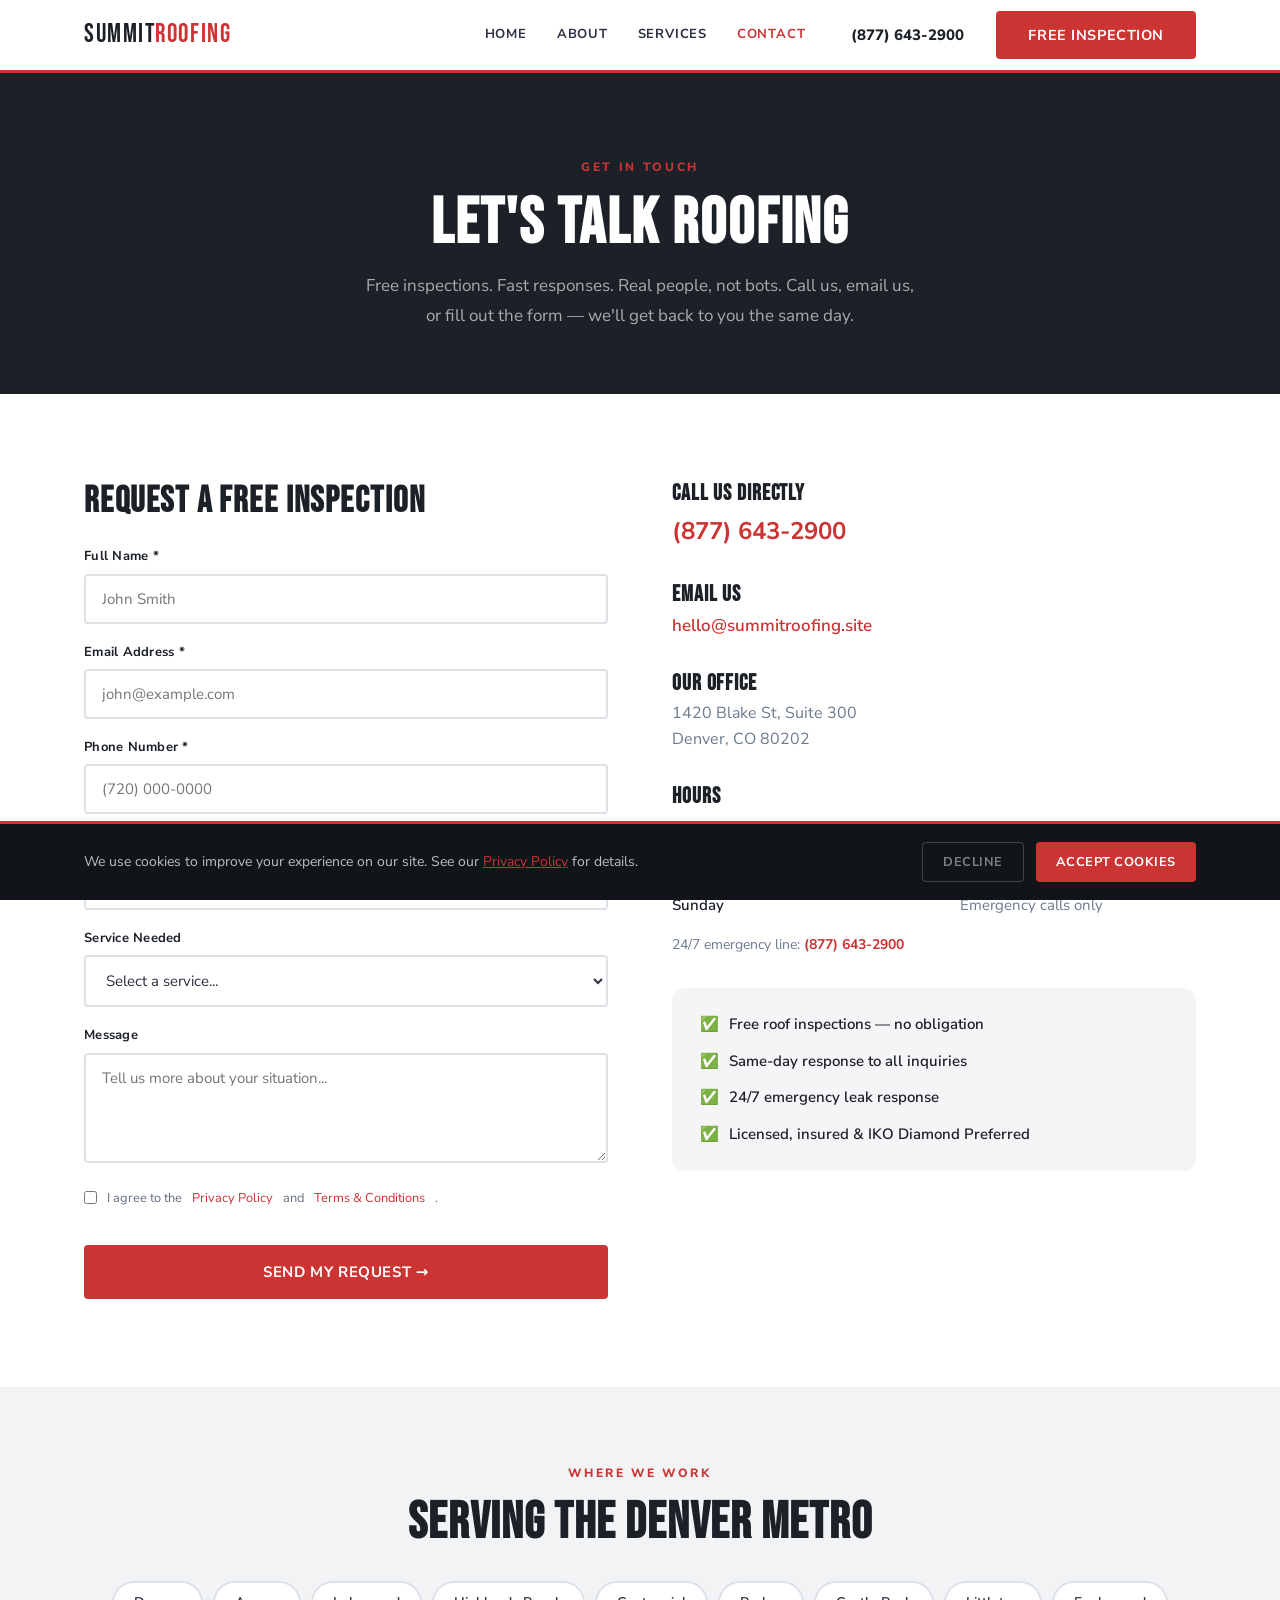
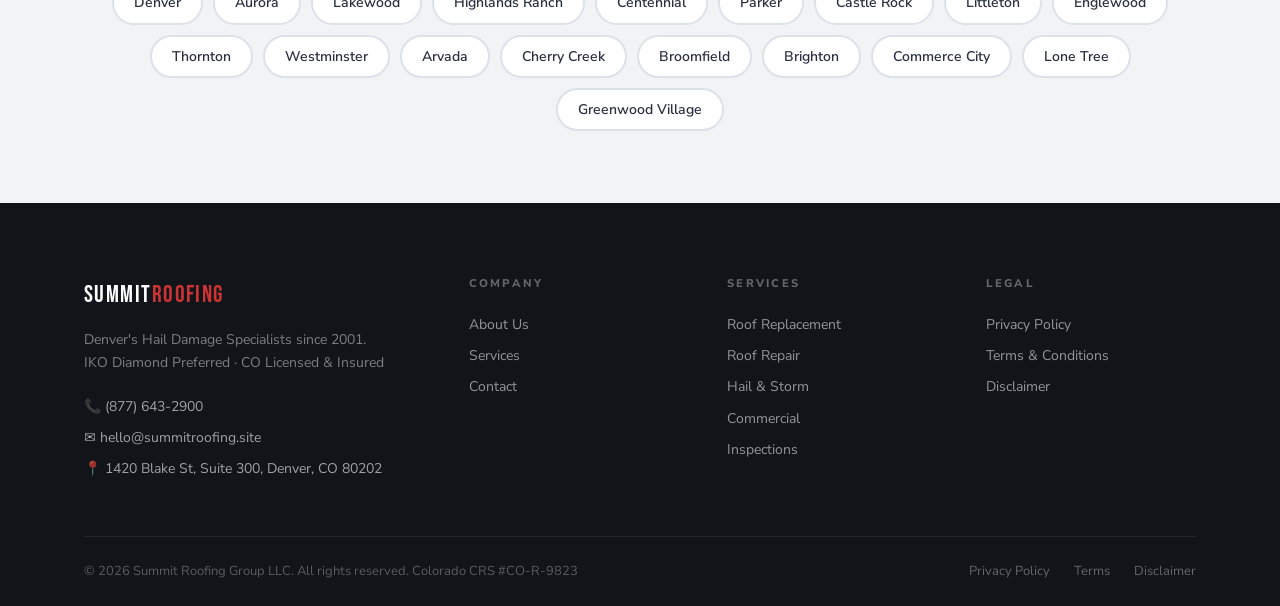
<file: contact.html>
<!DOCTYPE html>
<html lang="en">
<head>
  <meta charset="UTF-8" />
  <meta name="viewport" content="width=device-width, initial-scale=1.0" />
  <title>Contact Us — Summit Roofing Group | Denver CO</title>
  <meta name="description" content="Contact Summit Roofing Group for a free roof inspection in Denver, CO. Call (877) 643-2900, email hello@summitroofing.site, or fill out our form. Same-day response." />
  <link rel="preconnect" href="https://fonts.googleapis.com" />
  <link rel="preconnect" href="https://fonts.gstatic.com" crossorigin />
  <link href="https://fonts.googleapis.com/css2?family=Bebas+Neue&family=Nunito+Sans:wght@300;400;500;600;700;800&display=swap" rel="stylesheet" />
  <link rel="stylesheet" href="css/style.css" />
</head>
<body>

<!-- Nav -->
<nav class="nav" id="mainNav">
  <div class="container nav__inner">
    <a href="index.html" class="nav__logo">Summit<span>Roofing</span></a>
    <div class="nav__links">
      <a href="index.html" class="nav__link" data-page="index.html">Home</a>
      <a href="about.html" class="nav__link" data-page="about.html">About</a>
      <a href="services.html" class="nav__link" data-page="services.html">Services</a>
      <a href="contact.html" class="nav__link" data-page="contact.html">Contact</a>
    </div>
    <a href="tel:8776432900" class="nav__phone">(877) 643-2900</a>
    <button class="btn btn--red nav__cta" data-modal="lead" data-context="Get a Free Inspection">Free Inspection</button>
    <button class="nav__burger" id="navBurger" aria-label="Open menu"><span></span><span></span><span></span></button>
  </div>
</nav>
<div class="nav__mobile" id="mobileNav">
  <button class="nav__mobile-close" id="mobileClose">✕</button>
  <a href="index.html" class="nav__link">Home</a>
  <a href="about.html" class="nav__link">About</a>
  <a href="services.html" class="nav__link">Services</a>
  <a href="contact.html" class="nav__link">Contact</a>
  <a href="tel:8776432900" style="font-family:var(--font-head);font-size:1.375rem;color:var(--red);letter-spacing:0.04em;padding:0.875rem 1rem;display:block">(877) 643-2900</a>
  <button class="btn btn--red" data-modal="lead" data-context="Get a Free Inspection" style="margin-top:0.5rem;width:100%;justify-content:center">Free Inspection</button>
</div>

<!-- Page Hero -->
<section class="page-hero">
  <div class="container page-hero__inner">
    <span class="section-eyebrow">Get In Touch</span>
    <h1 class="page-hero__title">Let's Talk Roofing</h1>
    <p class="page-hero__sub">Free inspections. Fast responses. Real people, not bots. Call us, email us, or fill out the form — we'll get back to you the same day.</p>
  </div>
</section>

<!-- Responsive grid fix -->
<style>
@media(max-width:768px){.contact-grid{grid-template-columns:1fr!important;gap:2rem!important}}
</style>

<!-- Contact Main Section -->
<section class="section" style="background:var(--white)">
  <div class="container contact-grid" style="display:grid;grid-template-columns:1fr 1fr;gap:4rem;align-items:start">

    <!-- Left: Contact Form -->
    <div>
      <h2 style="font-family:var(--font-head);font-size:2.25rem;letter-spacing:0.04em;line-height:1.1;margin-bottom:1.5rem;color:var(--charcoal)">Request a Free Inspection</h2>

      <form id="contactForm" novalidate>
        <div class="form-group">
          <label for="contactName">Full Name *</label>
          <input type="text" id="contactName" placeholder="John Smith" required />
        </div>
        <div class="form-group">
          <label for="contactEmail">Email Address *</label>
          <input type="email" id="contactEmail" placeholder="john@example.com" required />
        </div>
        <div class="form-group">
          <label for="contactPhone">Phone Number *</label>
          <input type="tel" id="contactPhone" placeholder="(720) 000-0000" required />
        </div>
        <div class="form-group">
          <label for="contactAddress">Street Address</label>
          <input type="text" id="contactAddress" placeholder="Where is the property?" />
        </div>
        <div class="form-group">
          <label for="contactService">Service Needed</label>
          <select id="contactService">
            <option value="">Select a service...</option>
            <option>Hail / Storm Damage</option>
            <option>Roof Replacement</option>
            <option>Roof Repair</option>
            <option>Commercial Roofing</option>
            <option>Roof Inspection</option>
            <option>Gutters &amp; Snow Guards</option>
            <option>Other</option>
          </select>
        </div>
        <div class="form-group">
          <label for="contactMessage">Message</label>
          <textarea id="contactMessage" rows="4" placeholder="Tell us more about your situation..."></textarea>
        </div>
        <label class="form-consent"><input type="checkbox" id="contactConsent" required /> I agree to the <a href="privacy-policy.html" target="_blank">Privacy Policy</a> and <a href="terms-conditions.html" target="_blank">Terms &amp; Conditions</a>.</label>
        <button type="submit" class="btn btn--red btn--lg" style="width:100%;justify-content:center;margin-top:1rem">Send My Request →</button>
      </form>

      <div id="contactSuccess" style="display:none;text-align:center;padding:2.5rem 1.5rem">
        <div style="font-size:3rem;margin-bottom:1rem">🎉</div>
        <h3 style="font-family:var(--font-head);font-size:2rem;letter-spacing:0.04em;color:var(--charcoal);margin-bottom:0.75rem">Message Received!</h3>
        <p style="color:var(--steel);font-size:1.0625rem;line-height:1.6">We'll call you within one business day. If it's urgent, call us directly at <a href="tel:8776432900" style="color:var(--red);font-weight:700">(877) 643-2900</a>.</p>
      </div>
    </div>

    <!-- Right: Contact Info -->
    <div>
      <!-- Call -->
      <div style="margin-bottom:2rem">
        <h3 style="font-family:var(--font-head);font-size:1.375rem;letter-spacing:0.04em;color:var(--charcoal);margin-bottom:0.375rem">Call Us Directly</h3>
        <a href="tel:8776432900" style="font-size:1.5rem;font-weight:700;color:var(--red);text-decoration:none">(877) 643-2900</a>
      </div>

      <!-- Email -->
      <div style="margin-bottom:2rem">
        <h3 style="font-family:var(--font-head);font-size:1.375rem;letter-spacing:0.04em;color:var(--charcoal);margin-bottom:0.375rem">Email Us</h3>
        <a href="mailto:hello@summitroofing.site" style="font-size:1.0625rem;font-weight:600;color:var(--red);text-decoration:none">hello@summitroofing.site</a>
      </div>

      <!-- Office -->
      <div style="margin-bottom:2rem">
        <h3 style="font-family:var(--font-head);font-size:1.375rem;letter-spacing:0.04em;color:var(--charcoal);margin-bottom:0.375rem">Our Office</h3>
        <p style="color:var(--steel);line-height:1.6;margin:0">1420 Blake St, Suite 300<br>Denver, CO 80202</p>
      </div>

      <!-- Hours -->
      <div style="margin-bottom:2rem">
        <h3 style="font-family:var(--font-head);font-size:1.375rem;letter-spacing:0.04em;color:var(--charcoal);margin-bottom:0.75rem">Hours</h3>
        <table style="width:100%;border-collapse:collapse;font-size:0.9375rem;color:var(--steel)">
          <tr>
            <td style="padding:0.3rem 0;font-weight:600;color:var(--charcoal);width:55%">Monday–Friday</td>
            <td style="padding:0.3rem 0">7:00 AM – 6:00 PM</td>
          </tr>
          <tr>
            <td style="padding:0.3rem 0;font-weight:600;color:var(--charcoal)">Saturday</td>
            <td style="padding:0.3rem 0">8:00 AM – 4:00 PM</td>
          </tr>
          <tr>
            <td style="padding:0.3rem 0;font-weight:600;color:var(--charcoal)">Sunday</td>
            <td style="padding:0.3rem 0">Emergency calls only</td>
          </tr>
        </table>
        <p style="margin-top:0.625rem;font-size:0.875rem;color:var(--steel)">24/7 emergency line: <a href="tel:8776432900" style="color:var(--red);font-weight:700">(877) 643-2900</a></p>
      </div>

      <!-- Trust Panel -->
      <div style="background:var(--gray,#f5f5f7);border-radius:0.75rem;padding:1.5rem 1.75rem">
        <ul style="list-style:none;margin:0;padding:0;display:flex;flex-direction:column;gap:0.75rem">
          <li style="display:flex;align-items:center;gap:0.625rem;font-size:0.9375rem;color:var(--charcoal);font-weight:600"><span style="flex-shrink:0">&#x2705;</span> Free roof inspections — no obligation</li>
          <li style="display:flex;align-items:center;gap:0.625rem;font-size:0.9375rem;color:var(--charcoal);font-weight:600"><span style="flex-shrink:0">&#x2705;</span> Same-day response to all inquiries</li>
          <li style="display:flex;align-items:center;gap:0.625rem;font-size:0.9375rem;color:var(--charcoal);font-weight:600"><span style="flex-shrink:0">&#x2705;</span> 24/7 emergency leak response</li>
          <li style="display:flex;align-items:center;gap:0.625rem;font-size:0.9375rem;color:var(--charcoal);font-weight:600"><span style="flex-shrink:0">&#x2705;</span> Licensed, insured &amp; IKO Diamond Preferred</li>
        </ul>
      </div>
    </div>

  </div>
</section>

<!-- Service Areas Strip -->
<div class="areas-section">
  <div class="container">
    <div class="section-header fade-up" style="margin-bottom:1rem">
      <span class="section-eyebrow">Where We Work</span>
      <h2 class="section-title">Serving the Denver Metro</h2>
    </div>
    <div class="areas-tags">
      <span class="area-tag">Denver</span>
      <span class="area-tag">Aurora</span>
      <span class="area-tag">Lakewood</span>
      <span class="area-tag">Highlands Ranch</span>
      <span class="area-tag">Centennial</span>
      <span class="area-tag">Parker</span>
      <span class="area-tag">Castle Rock</span>
      <span class="area-tag">Littleton</span>
      <span class="area-tag">Englewood</span>
      <span class="area-tag">Thornton</span>
      <span class="area-tag">Westminster</span>
      <span class="area-tag">Arvada</span>
      <span class="area-tag">Cherry Creek</span>
      <span class="area-tag">Broomfield</span>
      <span class="area-tag">Brighton</span>
      <span class="area-tag">Commerce City</span>
      <span class="area-tag">Lone Tree</span>
      <span class="area-tag">Greenwood Village</span>
    </div>
  </div>
</div>

<!-- Footer -->
<footer class="footer">
  <div class="container">
    <div class="footer__grid">
      <div>
        <a href="index.html" class="footer__logo">Summit<span>Roofing</span></a>
        <p class="footer__tagline">Denver's Hail Damage Specialists since 2001.<br>IKO Diamond Preferred · CO Licensed &amp; Insured</p>
        <div class="footer__contact">
          <a href="tel:8776432900">📞 (877) 643-2900</a>
          <a href="mailto:hello@summitroofing.site">✉ hello@summitroofing.site</a>
          <a href="#">📍 1420 Blake St, Suite 300, Denver, CO 80202</a>
        </div>
      </div>
      <div class="footer__col">
        <h5>Company</h5>
        <a href="about.html">About Us</a>
        <a href="services.html">Services</a>
        <a href="contact.html">Contact</a>
      </div>
      <div class="footer__col">
        <h5>Services</h5>
        <a href="services.html">Roof Replacement</a>
        <a href="services.html">Roof Repair</a>
        <a href="services.html">Hail &amp; Storm</a>
        <a href="services.html">Commercial</a>
        <a href="services.html">Inspections</a>
      </div>
      <div class="footer__col">
        <h5>Legal</h5>
        <a href="privacy-policy.html">Privacy Policy</a>
        <a href="terms-conditions.html">Terms &amp; Conditions</a>
        <a href="disclaimer.html">Disclaimer</a>
      </div>
    </div>
    <div class="footer__bottom">
      <p class="footer__copy">© 2026 Summit Roofing Group LLC. All rights reserved. Colorado CRS #CO-R-9823</p>
      <div class="footer__legal">
        <a href="privacy-policy.html">Privacy Policy</a>
        <a href="terms-conditions.html">Terms</a>
        <a href="disclaimer.html">Disclaimer</a>
      </div>
    </div>
  </div>
</footer>

<!-- Lead Modal -->
<div class="modal-overlay" id="leadModal">
  <div class="modal">
    <button class="modal__close" id="modalClose" aria-label="Close">✕</button>
    <div id="formContent">
      <div class="modal__icon">🏠</div>
      <h2 class="modal__title" id="modalTitle">Get a Free Inspection</h2>
      <p class="modal__sub">We'll schedule your free roof inspection within 48 hours.</p>
      <form id="leadForm" novalidate>
        <div class="form-group"><label for="formName">Full Name *</label><input type="text" id="formName" placeholder="John Smith" required /></div>
        <div class="form-group"><label for="formEmail">Email Address *</label><input type="email" id="formEmail" placeholder="john@example.com" required /></div>
        <div class="form-group"><label for="formPhone">Phone Number *</label><input type="tel" id="formPhone" placeholder="(720) 000-0000" required /></div>
        <div class="form-group">
          <label for="formService">Roof Concern</label>
          <select id="formService">
            <option value="">Select a service...</option>
            <option>Hail / Storm Damage</option>
            <option>Roof Replacement</option>
            <option>Roof Repair</option>
            <option>Commercial Roofing</option>
            <option>Roof Inspection</option>
            <option>Insurance Claim Help</option>
            <option>Other</option>
          </select>
        </div>
        <label class="form-consent"><input type="checkbox" id="formConsent" required /> I agree to the <a href="privacy-policy.html" target="_blank">Privacy Policy</a> and <a href="terms-conditions.html" target="_blank">Terms &amp; Conditions</a>.</label>
        <button type="submit" class="btn btn--red btn--lg form-submit">Request My Free Inspection →</button>
      </form>
    </div>
    <div class="success-message" id="successMessage">
      <div class="success-message__icon">🎉</div>
      <h3 class="success-message__title">You're Booked!</h3>
      <p class="success-message__text">We'll call you within one business day to confirm your inspection time.</p>
    </div>
  </div>
</div>

<!-- Cookie Banner -->
<div class="cookie-banner" id="cookieBanner">
  <div class="container cookie-banner__inner">
    <p class="cookie-banner__text">We use cookies to improve your experience on our site. See our <a href="privacy-policy.html">Privacy Policy</a> for details.</p>
    <div class="cookie-banner__actions">
      <button class="cookie-btn cookie-btn--decline" id="cookieDecline">Decline</button>
      <button class="cookie-btn cookie-btn--accept" id="cookieAccept">Accept Cookies</button>
    </div>
  </div>
</div>

<script src="js/script.js"></script>
</body>
</html>
</file>
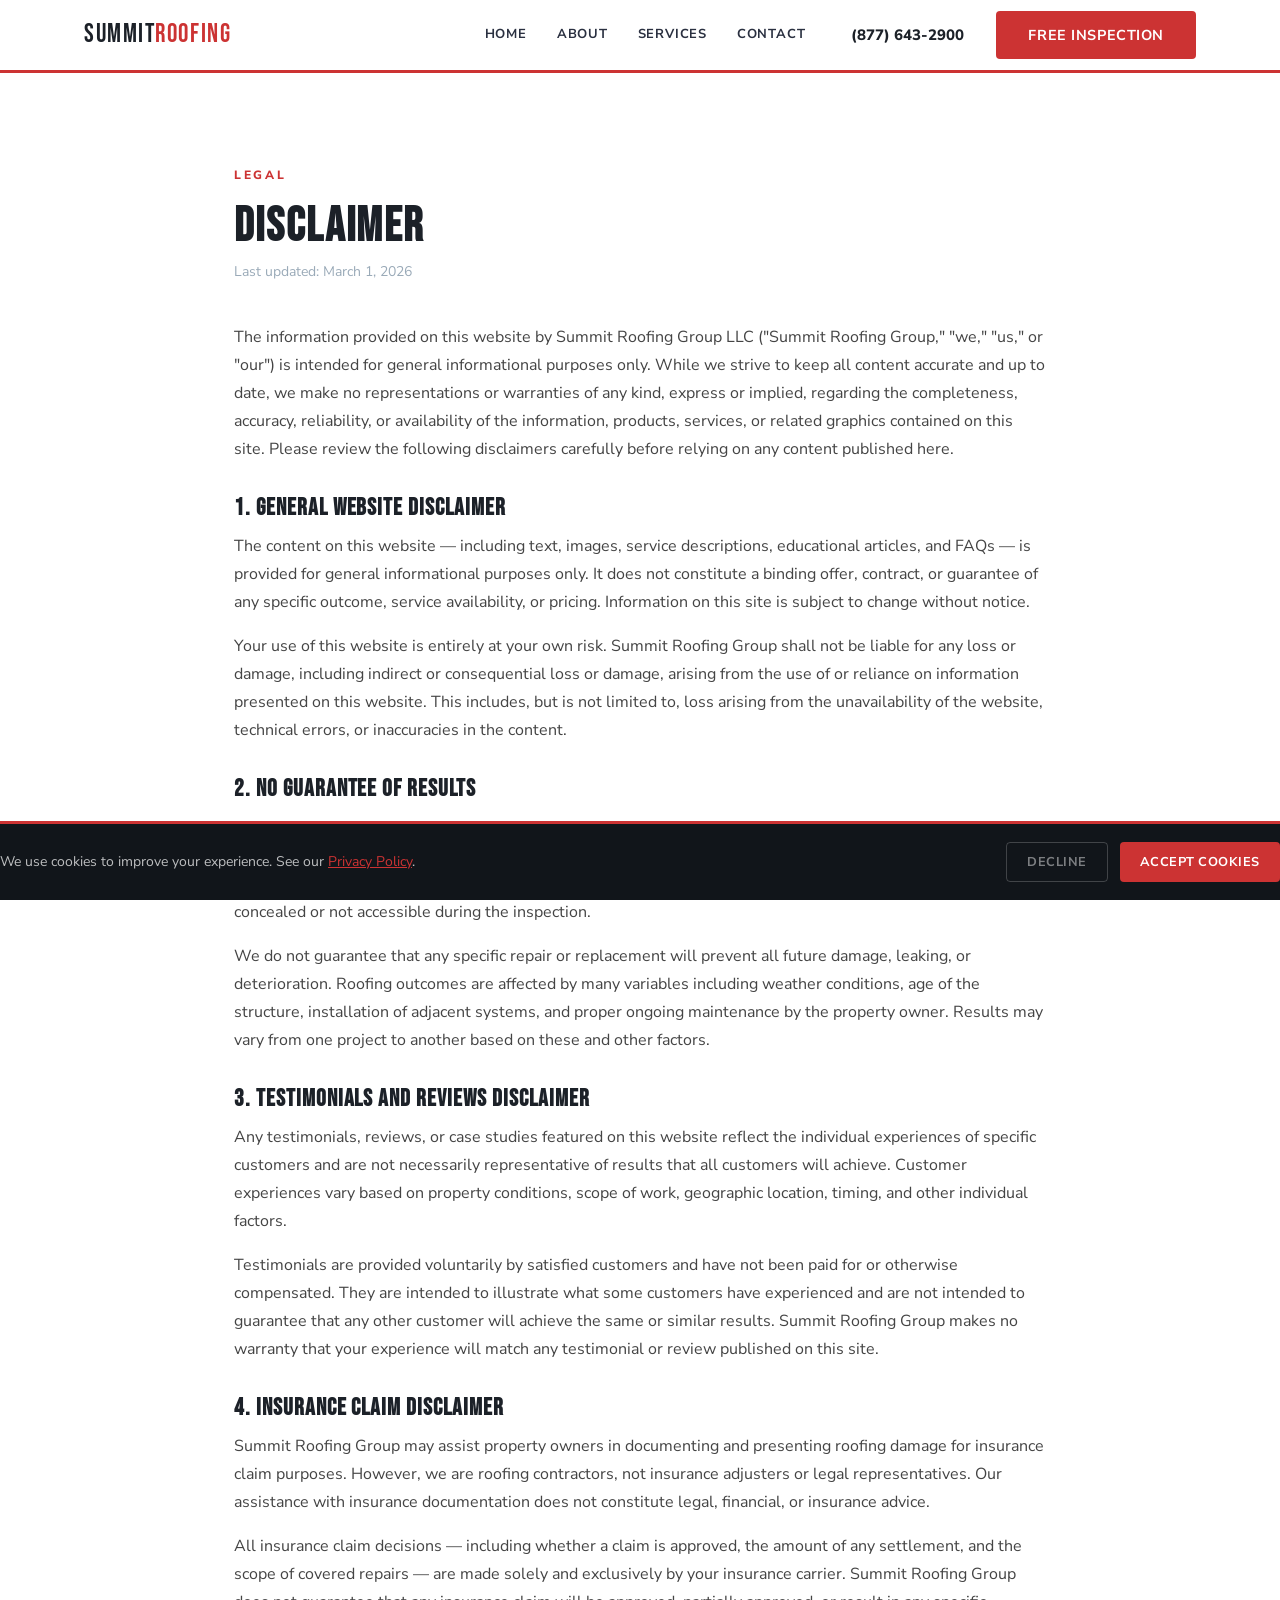
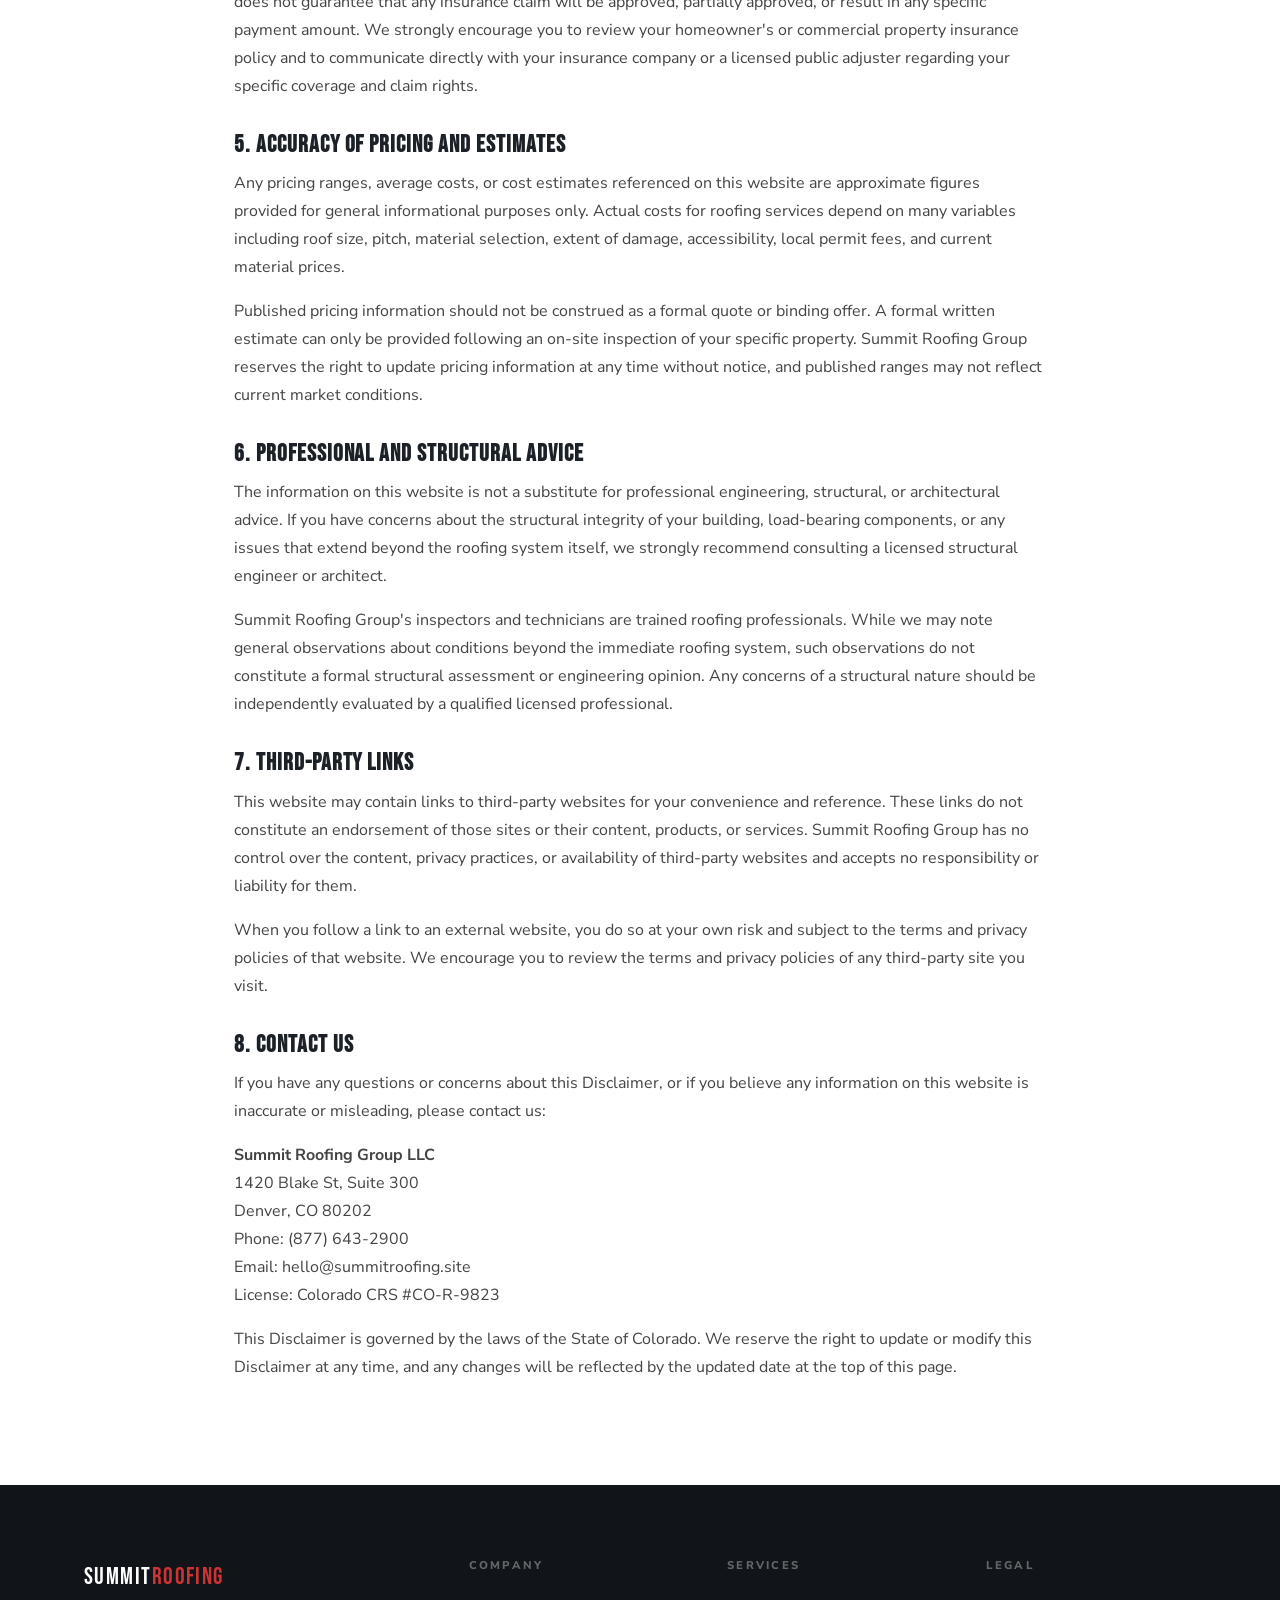
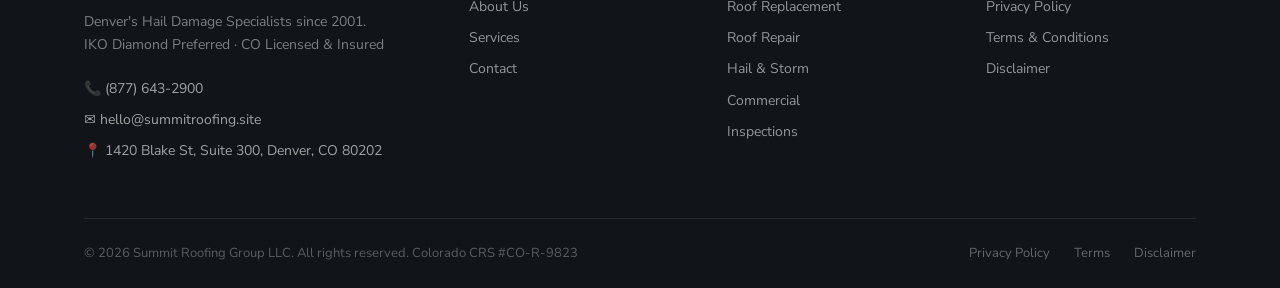
<file: disclaimer.html>
<!DOCTYPE html>
<html lang="en">
<head>
  <meta charset="UTF-8" />
  <meta name="viewport" content="width=device-width, initial-scale=1.0" />
  <title>Disclaimer — Summit Roofing Group</title>
  <link rel="preconnect" href="https://fonts.googleapis.com" />
  <link rel="preconnect" href="https://fonts.gstatic.com" crossorigin />
  <link href="https://fonts.googleapis.com/css2?family=Bebas+Neue&family=Nunito+Sans:wght@300;400;500;600;700;800&display=swap" rel="stylesheet" />
  <link rel="stylesheet" href="css/style.css" />
</head>
<body>

<nav class="nav" id="mainNav">
  <div class="container nav__inner">
    <a href="index.html" class="nav__logo">Summit<span>Roofing</span></a>
    <div class="nav__links">
      <a href="index.html" class="nav__link" data-page="index.html">Home</a>
      <a href="about.html" class="nav__link" data-page="about.html">About</a>
      <a href="services.html" class="nav__link" data-page="services.html">Services</a>
      <a href="contact.html" class="nav__link" data-page="contact.html">Contact</a>
    </div>
    <a href="tel:8776432900" class="nav__phone">(877) 643-2900</a>
    <button class="btn btn--red nav__cta" data-modal="lead" data-context="Get a Free Inspection">Free Inspection</button>
    <button class="nav__burger" id="navBurger" aria-label="Open menu"><span></span><span></span><span></span></button>
  </div>
</nav>
<div class="nav__mobile" id="mobileNav">
  <button class="nav__mobile-close" id="mobileClose">✕</button>
  <a href="index.html" class="nav__link">Home</a>
  <a href="about.html" class="nav__link">About</a>
  <a href="services.html" class="nav__link">Services</a>
  <a href="contact.html" class="nav__link">Contact</a>
  <a href="tel:8776432900" style="font-family:var(--font-head);font-size:1.375rem;color:var(--red);letter-spacing:0.04em;padding:0.875rem 1rem;display:block">(877) 643-2900</a>
  <button class="btn btn--red" data-modal="lead" data-context="Get a Free Inspection" style="margin-top:0.5rem;width:100%;justify-content:center">Free Inspection</button>
</div>

<section class="section" style="background:var(--white)">
  <div class="container" style="max-width:860px">
    <div class="section-header" style="text-align:left;margin-bottom:2.5rem">
      <span class="section-eyebrow">Legal</span>
      <h1 style="font-family:var(--font-head);font-size:clamp(2rem,4vw,3rem);letter-spacing:0.04em;color:var(--charcoal);margin-top:0.25rem">Disclaimer</h1>
      <p style="color:var(--steel-lt);font-size:0.875rem;margin-top:0.5rem">Last updated: March 1, 2026</p>
    </div>

    <p style="line-height:1.75;color:#444;margin-bottom:1rem">The information provided on this website by Summit Roofing Group LLC ("Summit Roofing Group," "we," "us," or "our") is intended for general informational purposes only. While we strive to keep all content accurate and up to date, we make no representations or warranties of any kind, express or implied, regarding the completeness, accuracy, reliability, or availability of the information, products, services, or related graphics contained on this site. Please review the following disclaimers carefully before relying on any content published here.</p>

    <h2 style="font-family:var(--font-head);font-size:1.5rem;letter-spacing:0.04em;margin:2rem 0 0.75rem">1. General Website Disclaimer</h2>
    <p style="line-height:1.75;color:#444;margin-bottom:1rem">The content on this website — including text, images, service descriptions, educational articles, and FAQs — is provided for general informational purposes only. It does not constitute a binding offer, contract, or guarantee of any specific outcome, service availability, or pricing. Information on this site is subject to change without notice.</p>
    <p style="line-height:1.75;color:#444;margin-bottom:1rem">Your use of this website is entirely at your own risk. Summit Roofing Group shall not be liable for any loss or damage, including indirect or consequential loss or damage, arising from the use of or reliance on information presented on this website. This includes, but is not limited to, loss arising from the unavailability of the website, technical errors, or inaccuracies in the content.</p>

    <h2 style="font-family:var(--font-head);font-size:1.5rem;letter-spacing:0.04em;margin:2rem 0 0.75rem">2. No Guarantee of Results</h2>
    <p style="line-height:1.75;color:#444;margin-bottom:1rem">Inspection findings, damage assessments, and cost estimates provided by Summit Roofing Group are based on observable conditions at the time of the assessment and are subject to change. A roof inspection is a visual evaluation only and may not uncover all existing damage, underlying structural issues, or latent defects that are concealed or not accessible during the inspection.</p>
    <p style="line-height:1.75;color:#444;margin-bottom:1rem">We do not guarantee that any specific repair or replacement will prevent all future damage, leaking, or deterioration. Roofing outcomes are affected by many variables including weather conditions, age of the structure, installation of adjacent systems, and proper ongoing maintenance by the property owner. Results may vary from one project to another based on these and other factors.</p>

    <h2 style="font-family:var(--font-head);font-size:1.5rem;letter-spacing:0.04em;margin:2rem 0 0.75rem">3. Testimonials and Reviews Disclaimer</h2>
    <p style="line-height:1.75;color:#444;margin-bottom:1rem">Any testimonials, reviews, or case studies featured on this website reflect the individual experiences of specific customers and are not necessarily representative of results that all customers will achieve. Customer experiences vary based on property conditions, scope of work, geographic location, timing, and other individual factors.</p>
    <p style="line-height:1.75;color:#444;margin-bottom:1rem">Testimonials are provided voluntarily by satisfied customers and have not been paid for or otherwise compensated. They are intended to illustrate what some customers have experienced and are not intended to guarantee that any other customer will achieve the same or similar results. Summit Roofing Group makes no warranty that your experience will match any testimonial or review published on this site.</p>

    <h2 style="font-family:var(--font-head);font-size:1.5rem;letter-spacing:0.04em;margin:2rem 0 0.75rem">4. Insurance Claim Disclaimer</h2>
    <p style="line-height:1.75;color:#444;margin-bottom:1rem">Summit Roofing Group may assist property owners in documenting and presenting roofing damage for insurance claim purposes. However, we are roofing contractors, not insurance adjusters or legal representatives. Our assistance with insurance documentation does not constitute legal, financial, or insurance advice.</p>
    <p style="line-height:1.75;color:#444;margin-bottom:1rem">All insurance claim decisions — including whether a claim is approved, the amount of any settlement, and the scope of covered repairs — are made solely and exclusively by your insurance carrier. Summit Roofing Group does not guarantee that any insurance claim will be approved, partially approved, or result in any specific payment amount. We strongly encourage you to review your homeowner's or commercial property insurance policy and to communicate directly with your insurance company or a licensed public adjuster regarding your specific coverage and claim rights.</p>

    <h2 style="font-family:var(--font-head);font-size:1.5rem;letter-spacing:0.04em;margin:2rem 0 0.75rem">5. Accuracy of Pricing and Estimates</h2>
    <p style="line-height:1.75;color:#444;margin-bottom:1rem">Any pricing ranges, average costs, or cost estimates referenced on this website are approximate figures provided for general informational purposes only. Actual costs for roofing services depend on many variables including roof size, pitch, material selection, extent of damage, accessibility, local permit fees, and current material prices.</p>
    <p style="line-height:1.75;color:#444;margin-bottom:1rem">Published pricing information should not be construed as a formal quote or binding offer. A formal written estimate can only be provided following an on-site inspection of your specific property. Summit Roofing Group reserves the right to update pricing information at any time without notice, and published ranges may not reflect current market conditions.</p>

    <h2 style="font-family:var(--font-head);font-size:1.5rem;letter-spacing:0.04em;margin:2rem 0 0.75rem">6. Professional and Structural Advice</h2>
    <p style="line-height:1.75;color:#444;margin-bottom:1rem">The information on this website is not a substitute for professional engineering, structural, or architectural advice. If you have concerns about the structural integrity of your building, load-bearing components, or any issues that extend beyond the roofing system itself, we strongly recommend consulting a licensed structural engineer or architect.</p>
    <p style="line-height:1.75;color:#444;margin-bottom:1rem">Summit Roofing Group's inspectors and technicians are trained roofing professionals. While we may note general observations about conditions beyond the immediate roofing system, such observations do not constitute a formal structural assessment or engineering opinion. Any concerns of a structural nature should be independently evaluated by a qualified licensed professional.</p>

    <h2 style="font-family:var(--font-head);font-size:1.5rem;letter-spacing:0.04em;margin:2rem 0 0.75rem">7. Third-Party Links</h2>
    <p style="line-height:1.75;color:#444;margin-bottom:1rem">This website may contain links to third-party websites for your convenience and reference. These links do not constitute an endorsement of those sites or their content, products, or services. Summit Roofing Group has no control over the content, privacy practices, or availability of third-party websites and accepts no responsibility or liability for them.</p>
    <p style="line-height:1.75;color:#444;margin-bottom:1rem">When you follow a link to an external website, you do so at your own risk and subject to the terms and privacy policies of that website. We encourage you to review the terms and privacy policies of any third-party site you visit.</p>

    <h2 style="font-family:var(--font-head);font-size:1.5rem;letter-spacing:0.04em;margin:2rem 0 0.75rem">8. Contact Us</h2>
    <p style="line-height:1.75;color:#444;margin-bottom:1rem">If you have any questions or concerns about this Disclaimer, or if you believe any information on this website is inaccurate or misleading, please contact us:</p>
    <p style="line-height:1.75;color:#444;margin-bottom:1rem">
      <strong>Summit Roofing Group LLC</strong><br />
      1420 Blake St, Suite 300<br />
      Denver, CO 80202<br />
      Phone: (877) 643-2900<br />
      Email: hello@summitroofing.site<br />
      License: Colorado CRS #CO-R-9823
    </p>
    <p style="line-height:1.75;color:#444;margin-bottom:1rem">This Disclaimer is governed by the laws of the State of Colorado. We reserve the right to update or modify this Disclaimer at any time, and any changes will be reflected by the updated date at the top of this page.</p>
  </div>
</section>

<footer class="footer">
  <div class="container">
    <div class="footer__grid">
      <div>
        <a href="index.html" class="footer__logo">Summit<span>Roofing</span></a>
        <p class="footer__tagline">Denver's Hail Damage Specialists since 2001.<br>IKO Diamond Preferred · CO Licensed &amp; Insured</p>
        <div class="footer__contact">
          <a href="tel:8776432900">📞 (877) 643-2900</a>
          <a href="mailto:hello@summitroofing.site">✉ hello@summitroofing.site</a>
          <a href="#">📍 1420 Blake St, Suite 300, Denver, CO 80202</a>
        </div>
      </div>
      <div class="footer__col">
        <h5>Company</h5>
        <a href="about.html">About Us</a>
        <a href="services.html">Services</a>
        <a href="contact.html">Contact</a>
      </div>
      <div class="footer__col">
        <h5>Services</h5>
        <a href="services.html">Roof Replacement</a>
        <a href="services.html">Roof Repair</a>
        <a href="services.html">Hail &amp; Storm</a>
        <a href="services.html">Commercial</a>
        <a href="services.html">Inspections</a>
      </div>
      <div class="footer__col">
        <h5>Legal</h5>
        <a href="privacy-policy.html">Privacy Policy</a>
        <a href="terms-conditions.html">Terms &amp; Conditions</a>
        <a href="disclaimer.html">Disclaimer</a>
      </div>
    </div>
    <div class="footer__bottom">
      <p class="footer__copy">© 2026 Summit Roofing Group LLC. All rights reserved. Colorado CRS #CO-R-9823</p>
      <div class="footer__legal">
        <a href="privacy-policy.html">Privacy Policy</a>
        <a href="terms-conditions.html">Terms</a>
        <a href="disclaimer.html">Disclaimer</a>
      </div>
    </div>
  </div>
</footer>

<div class="modal-overlay" id="leadModal"><div class="modal"><button class="modal__close" id="modalClose" aria-label="Close">✕</button><div id="formContent"><div class="modal__icon">🏠</div><h2 class="modal__title" id="modalTitle">Get a Free Inspection</h2><p class="modal__sub">We'll schedule your free roof inspection within 48 hours.</p><form id="leadForm" novalidate><div class="form-group"><label for="formName">Full Name *</label><input type="text" id="formName" placeholder="John Smith" required /></div><div class="form-group"><label for="formEmail">Email Address *</label><input type="email" id="formEmail" placeholder="john@example.com" required /></div><div class="form-group"><label for="formPhone">Phone Number *</label><input type="tel" id="formPhone" placeholder="(720) 000-0000" required /></div><div class="form-group"><label for="formService">Roof Concern</label><select id="formService"><option value="">Select a service...</option><option>Hail / Storm Damage</option><option>Roof Replacement</option><option>Roof Repair</option><option>Commercial Roofing</option><option>Roof Inspection</option><option>Insurance Claim Help</option><option>Other</option></select></div><label class="form-consent"><input type="checkbox" id="formConsent" required /> I agree to the <a href="privacy-policy.html" target="_blank">Privacy Policy</a> and <a href="terms-conditions.html" target="_blank">Terms &amp; Conditions</a>.</label><button type="submit" class="btn btn--red btn--lg form-submit" style="width:100%;justify-content:center;margin-top:1rem">Request My Free Inspection →</button></form></div><div class="success-message" id="successMessage"><div class="success-message__icon">🎉</div><h3 class="success-message__title">You're Booked!</h3><p class="success-message__text">We'll call you within one business day to confirm your inspection time.</p></div></div></div></div>
<div class="cookie-banner" id="cookieBanner"><div class="cookie-banner__inner"><p class="cookie-banner__text">We use cookies to improve your experience. See our <a href="privacy-policy.html">Privacy Policy</a>.</p><div class="cookie-banner__actions"><button class="cookie-btn cookie-btn--decline" id="cookieDecline">Decline</button><button class="cookie-btn cookie-btn--accept" id="cookieAccept">Accept Cookies</button></div></div></div>
<script src="js/script.js"></script>

</body>
</html>
</file>
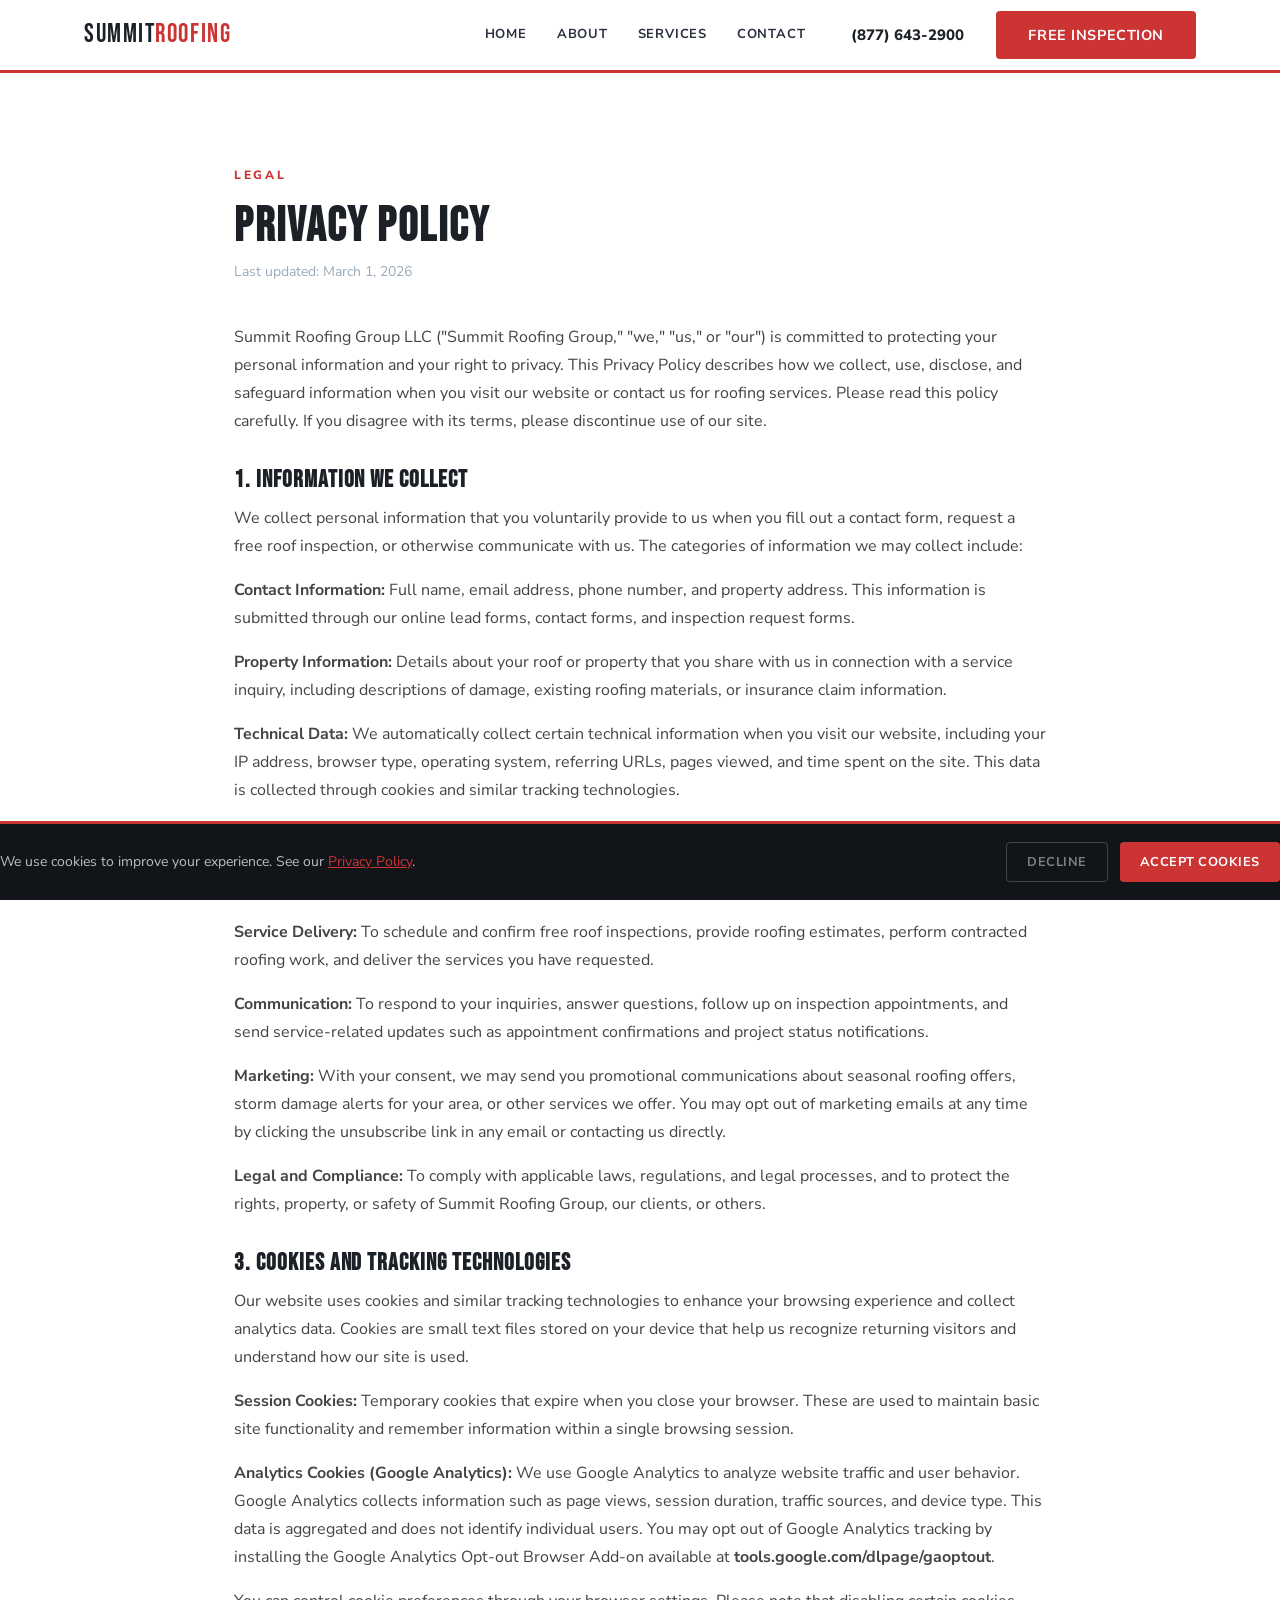
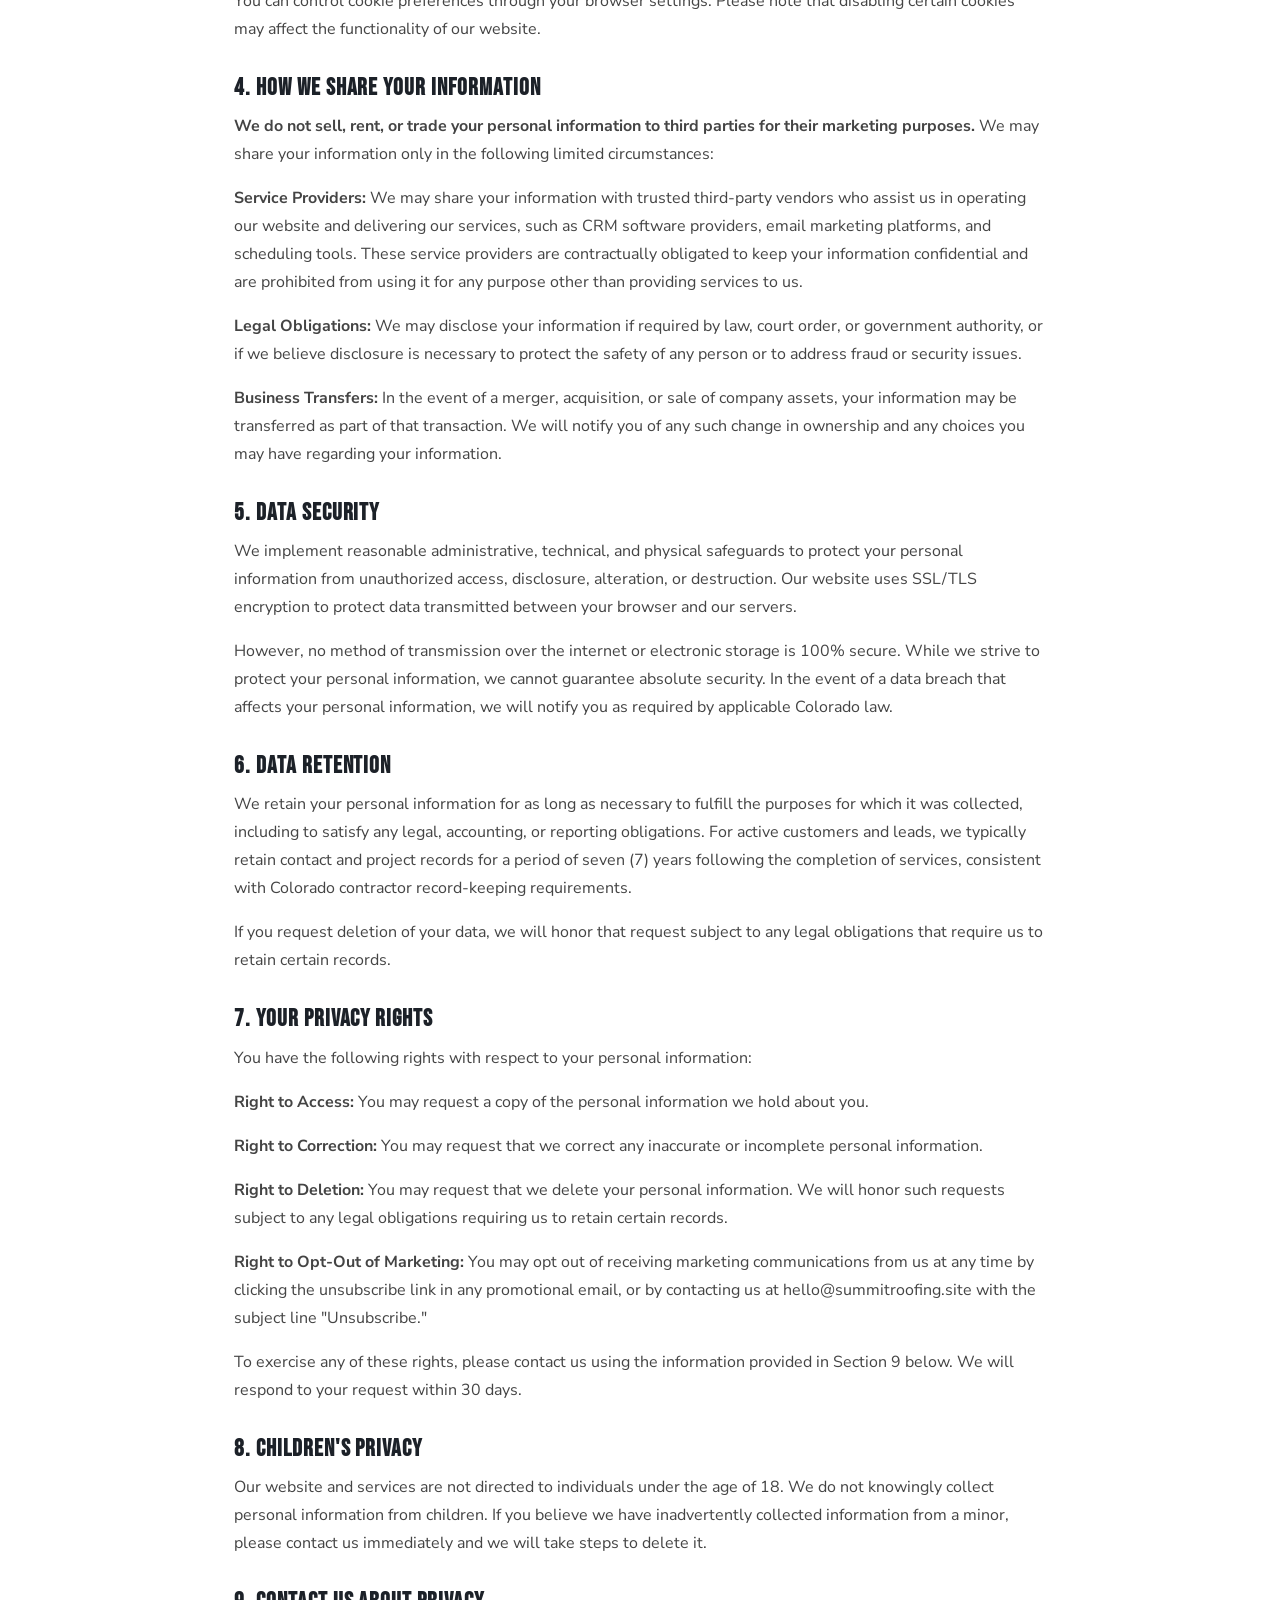
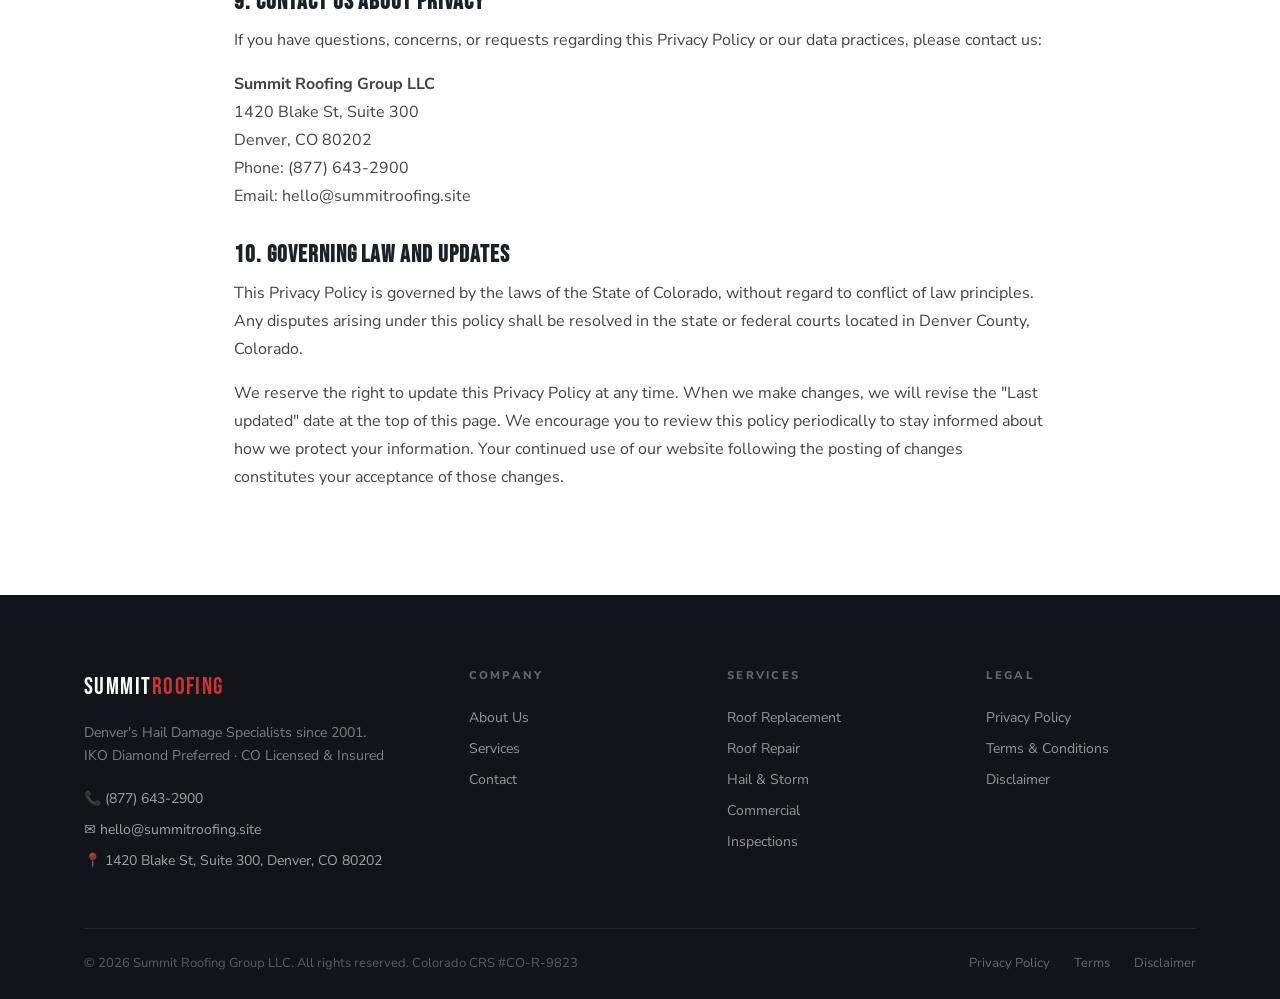
<file: privacy-policy.html>
<!DOCTYPE html>
<html lang="en">
<head>
  <meta charset="UTF-8" />
  <meta name="viewport" content="width=device-width, initial-scale=1.0" />
  <title>Privacy Policy — Summit Roofing Group</title>
  <link rel="preconnect" href="https://fonts.googleapis.com" />
  <link rel="preconnect" href="https://fonts.gstatic.com" crossorigin />
  <link href="https://fonts.googleapis.com/css2?family=Bebas+Neue&family=Nunito+Sans:wght@300;400;500;600;700;800&display=swap" rel="stylesheet" />
  <link rel="stylesheet" href="css/style.css" />
</head>
<body>

<nav class="nav" id="mainNav">
  <div class="container nav__inner">
    <a href="index.html" class="nav__logo">Summit<span>Roofing</span></a>
    <div class="nav__links">
      <a href="index.html" class="nav__link" data-page="index.html">Home</a>
      <a href="about.html" class="nav__link" data-page="about.html">About</a>
      <a href="services.html" class="nav__link" data-page="services.html">Services</a>
      <a href="contact.html" class="nav__link" data-page="contact.html">Contact</a>
    </div>
    <a href="tel:8776432900" class="nav__phone">(877) 643-2900</a>
    <button class="btn btn--red nav__cta" data-modal="lead" data-context="Get a Free Inspection">Free Inspection</button>
    <button class="nav__burger" id="navBurger" aria-label="Open menu"><span></span><span></span><span></span></button>
  </div>
</nav>
<div class="nav__mobile" id="mobileNav">
  <button class="nav__mobile-close" id="mobileClose">✕</button>
  <a href="index.html" class="nav__link">Home</a>
  <a href="about.html" class="nav__link">About</a>
  <a href="services.html" class="nav__link">Services</a>
  <a href="contact.html" class="nav__link">Contact</a>
  <a href="tel:8776432900" style="font-family:var(--font-head);font-size:1.375rem;color:var(--red);letter-spacing:0.04em;padding:0.875rem 1rem;display:block">(877) 643-2900</a>
  <button class="btn btn--red" data-modal="lead" data-context="Get a Free Inspection" style="margin-top:0.5rem;width:100%;justify-content:center">Free Inspection</button>
</div>

<section class="section" style="background:var(--white)">
  <div class="container" style="max-width:860px">
    <div class="section-header" style="text-align:left;margin-bottom:2.5rem">
      <span class="section-eyebrow">Legal</span>
      <h1 style="font-family:var(--font-head);font-size:clamp(2rem,4vw,3rem);letter-spacing:0.04em;color:var(--charcoal);margin-top:0.25rem">Privacy Policy</h1>
      <p style="color:var(--steel-lt);font-size:0.875rem;margin-top:0.5rem">Last updated: March 1, 2026</p>
    </div>

    <p style="line-height:1.75;color:#444;margin-bottom:1rem">Summit Roofing Group LLC ("Summit Roofing Group," "we," "us," or "our") is committed to protecting your personal information and your right to privacy. This Privacy Policy describes how we collect, use, disclose, and safeguard information when you visit our website or contact us for roofing services. Please read this policy carefully. If you disagree with its terms, please discontinue use of our site.</p>

    <h2 style="font-family:var(--font-head);font-size:1.5rem;letter-spacing:0.04em;margin:2rem 0 0.75rem">1. Information We Collect</h2>
    <p style="line-height:1.75;color:#444;margin-bottom:1rem">We collect personal information that you voluntarily provide to us when you fill out a contact form, request a free roof inspection, or otherwise communicate with us. The categories of information we may collect include:</p>
    <p style="line-height:1.75;color:#444;margin-bottom:1rem"><strong>Contact Information:</strong> Full name, email address, phone number, and property address. This information is submitted through our online lead forms, contact forms, and inspection request forms.</p>
    <p style="line-height:1.75;color:#444;margin-bottom:1rem"><strong>Property Information:</strong> Details about your roof or property that you share with us in connection with a service inquiry, including descriptions of damage, existing roofing materials, or insurance claim information.</p>
    <p style="line-height:1.75;color:#444;margin-bottom:1rem"><strong>Technical Data:</strong> We automatically collect certain technical information when you visit our website, including your IP address, browser type, operating system, referring URLs, pages viewed, and time spent on the site. This data is collected through cookies and similar tracking technologies.</p>

    <h2 style="font-family:var(--font-head);font-size:1.5rem;letter-spacing:0.04em;margin:2rem 0 0.75rem">2. How We Use Your Information</h2>
    <p style="line-height:1.75;color:#444;margin-bottom:1rem">We use the personal information we collect for the following purposes:</p>
    <p style="line-height:1.75;color:#444;margin-bottom:1rem"><strong>Service Delivery:</strong> To schedule and confirm free roof inspections, provide roofing estimates, perform contracted roofing work, and deliver the services you have requested.</p>
    <p style="line-height:1.75;color:#444;margin-bottom:1rem"><strong>Communication:</strong> To respond to your inquiries, answer questions, follow up on inspection appointments, and send service-related updates such as appointment confirmations and project status notifications.</p>
    <p style="line-height:1.75;color:#444;margin-bottom:1rem"><strong>Marketing:</strong> With your consent, we may send you promotional communications about seasonal roofing offers, storm damage alerts for your area, or other services we offer. You may opt out of marketing emails at any time by clicking the unsubscribe link in any email or contacting us directly.</p>
    <p style="line-height:1.75;color:#444;margin-bottom:1rem"><strong>Legal and Compliance:</strong> To comply with applicable laws, regulations, and legal processes, and to protect the rights, property, or safety of Summit Roofing Group, our clients, or others.</p>

    <h2 style="font-family:var(--font-head);font-size:1.5rem;letter-spacing:0.04em;margin:2rem 0 0.75rem">3. Cookies and Tracking Technologies</h2>
    <p style="line-height:1.75;color:#444;margin-bottom:1rem">Our website uses cookies and similar tracking technologies to enhance your browsing experience and collect analytics data. Cookies are small text files stored on your device that help us recognize returning visitors and understand how our site is used.</p>
    <p style="line-height:1.75;color:#444;margin-bottom:1rem"><strong>Session Cookies:</strong> Temporary cookies that expire when you close your browser. These are used to maintain basic site functionality and remember information within a single browsing session.</p>
    <p style="line-height:1.75;color:#444;margin-bottom:1rem"><strong>Analytics Cookies (Google Analytics):</strong> We use Google Analytics to analyze website traffic and user behavior. Google Analytics collects information such as page views, session duration, traffic sources, and device type. This data is aggregated and does not identify individual users. You may opt out of Google Analytics tracking by installing the Google Analytics Opt-out Browser Add-on available at <strong>tools.google.com/dlpage/gaoptout</strong>.</p>
    <p style="line-height:1.75;color:#444;margin-bottom:1rem">You can control cookie preferences through your browser settings. Please note that disabling certain cookies may affect the functionality of our website.</p>

    <h2 style="font-family:var(--font-head);font-size:1.5rem;letter-spacing:0.04em;margin:2rem 0 0.75rem">4. How We Share Your Information</h2>
    <p style="line-height:1.75;color:#444;margin-bottom:1rem"><strong>We do not sell, rent, or trade your personal information to third parties for their marketing purposes.</strong> We may share your information only in the following limited circumstances:</p>
    <p style="line-height:1.75;color:#444;margin-bottom:1rem"><strong>Service Providers:</strong> We may share your information with trusted third-party vendors who assist us in operating our website and delivering our services, such as CRM software providers, email marketing platforms, and scheduling tools. These service providers are contractually obligated to keep your information confidential and are prohibited from using it for any purpose other than providing services to us.</p>
    <p style="line-height:1.75;color:#444;margin-bottom:1rem"><strong>Legal Obligations:</strong> We may disclose your information if required by law, court order, or government authority, or if we believe disclosure is necessary to protect the safety of any person or to address fraud or security issues.</p>
    <p style="line-height:1.75;color:#444;margin-bottom:1rem"><strong>Business Transfers:</strong> In the event of a merger, acquisition, or sale of company assets, your information may be transferred as part of that transaction. We will notify you of any such change in ownership and any choices you may have regarding your information.</p>

    <h2 style="font-family:var(--font-head);font-size:1.5rem;letter-spacing:0.04em;margin:2rem 0 0.75rem">5. Data Security</h2>
    <p style="line-height:1.75;color:#444;margin-bottom:1rem">We implement reasonable administrative, technical, and physical safeguards to protect your personal information from unauthorized access, disclosure, alteration, or destruction. Our website uses SSL/TLS encryption to protect data transmitted between your browser and our servers.</p>
    <p style="line-height:1.75;color:#444;margin-bottom:1rem">However, no method of transmission over the internet or electronic storage is 100% secure. While we strive to protect your personal information, we cannot guarantee absolute security. In the event of a data breach that affects your personal information, we will notify you as required by applicable Colorado law.</p>

    <h2 style="font-family:var(--font-head);font-size:1.5rem;letter-spacing:0.04em;margin:2rem 0 0.75rem">6. Data Retention</h2>
    <p style="line-height:1.75;color:#444;margin-bottom:1rem">We retain your personal information for as long as necessary to fulfill the purposes for which it was collected, including to satisfy any legal, accounting, or reporting obligations. For active customers and leads, we typically retain contact and project records for a period of seven (7) years following the completion of services, consistent with Colorado contractor record-keeping requirements.</p>
    <p style="line-height:1.75;color:#444;margin-bottom:1rem">If you request deletion of your data, we will honor that request subject to any legal obligations that require us to retain certain records.</p>

    <h2 style="font-family:var(--font-head);font-size:1.5rem;letter-spacing:0.04em;margin:2rem 0 0.75rem">7. Your Privacy Rights</h2>
    <p style="line-height:1.75;color:#444;margin-bottom:1rem">You have the following rights with respect to your personal information:</p>
    <p style="line-height:1.75;color:#444;margin-bottom:1rem"><strong>Right to Access:</strong> You may request a copy of the personal information we hold about you.</p>
    <p style="line-height:1.75;color:#444;margin-bottom:1rem"><strong>Right to Correction:</strong> You may request that we correct any inaccurate or incomplete personal information.</p>
    <p style="line-height:1.75;color:#444;margin-bottom:1rem"><strong>Right to Deletion:</strong> You may request that we delete your personal information. We will honor such requests subject to any legal obligations requiring us to retain certain records.</p>
    <p style="line-height:1.75;color:#444;margin-bottom:1rem"><strong>Right to Opt-Out of Marketing:</strong> You may opt out of receiving marketing communications from us at any time by clicking the unsubscribe link in any promotional email, or by contacting us at hello@summitroofing.site with the subject line "Unsubscribe."</p>
    <p style="line-height:1.75;color:#444;margin-bottom:1rem">To exercise any of these rights, please contact us using the information provided in Section 9 below. We will respond to your request within 30 days.</p>

    <h2 style="font-family:var(--font-head);font-size:1.5rem;letter-spacing:0.04em;margin:2rem 0 0.75rem">8. Children's Privacy</h2>
    <p style="line-height:1.75;color:#444;margin-bottom:1rem">Our website and services are not directed to individuals under the age of 18. We do not knowingly collect personal information from children. If you believe we have inadvertently collected information from a minor, please contact us immediately and we will take steps to delete it.</p>

    <h2 style="font-family:var(--font-head);font-size:1.5rem;letter-spacing:0.04em;margin:2rem 0 0.75rem">9. Contact Us About Privacy</h2>
    <p style="line-height:1.75;color:#444;margin-bottom:1rem">If you have questions, concerns, or requests regarding this Privacy Policy or our data practices, please contact us:</p>
    <p style="line-height:1.75;color:#444;margin-bottom:1rem">
      <strong>Summit Roofing Group LLC</strong><br />
      1420 Blake St, Suite 300<br />
      Denver, CO 80202<br />
      Phone: (877) 643-2900<br />
      Email: hello@summitroofing.site
    </p>

    <h2 style="font-family:var(--font-head);font-size:1.5rem;letter-spacing:0.04em;margin:2rem 0 0.75rem">10. Governing Law and Updates</h2>
    <p style="line-height:1.75;color:#444;margin-bottom:1rem">This Privacy Policy is governed by the laws of the State of Colorado, without regard to conflict of law principles. Any disputes arising under this policy shall be resolved in the state or federal courts located in Denver County, Colorado.</p>
    <p style="line-height:1.75;color:#444;margin-bottom:1rem">We reserve the right to update this Privacy Policy at any time. When we make changes, we will revise the "Last updated" date at the top of this page. We encourage you to review this policy periodically to stay informed about how we protect your information. Your continued use of our website following the posting of changes constitutes your acceptance of those changes.</p>
  </div>
</section>

<footer class="footer">
  <div class="container">
    <div class="footer__grid">
      <div>
        <a href="index.html" class="footer__logo">Summit<span>Roofing</span></a>
        <p class="footer__tagline">Denver's Hail Damage Specialists since 2001.<br>IKO Diamond Preferred · CO Licensed &amp; Insured</p>
        <div class="footer__contact">
          <a href="tel:8776432900">📞 (877) 643-2900</a>
          <a href="mailto:hello@summitroofing.site">✉ hello@summitroofing.site</a>
          <a href="#">📍 1420 Blake St, Suite 300, Denver, CO 80202</a>
        </div>
      </div>
      <div class="footer__col">
        <h5>Company</h5>
        <a href="about.html">About Us</a>
        <a href="services.html">Services</a>
        <a href="contact.html">Contact</a>
      </div>
      <div class="footer__col">
        <h5>Services</h5>
        <a href="services.html">Roof Replacement</a>
        <a href="services.html">Roof Repair</a>
        <a href="services.html">Hail &amp; Storm</a>
        <a href="services.html">Commercial</a>
        <a href="services.html">Inspections</a>
      </div>
      <div class="footer__col">
        <h5>Legal</h5>
        <a href="privacy-policy.html">Privacy Policy</a>
        <a href="terms-conditions.html">Terms &amp; Conditions</a>
        <a href="disclaimer.html">Disclaimer</a>
      </div>
    </div>
    <div class="footer__bottom">
      <p class="footer__copy">© 2026 Summit Roofing Group LLC. All rights reserved. Colorado CRS #CO-R-9823</p>
      <div class="footer__legal">
        <a href="privacy-policy.html">Privacy Policy</a>
        <a href="terms-conditions.html">Terms</a>
        <a href="disclaimer.html">Disclaimer</a>
      </div>
    </div>
  </div>
</footer>

<div class="modal-overlay" id="leadModal"><div class="modal"><button class="modal__close" id="modalClose" aria-label="Close">✕</button><div id="formContent"><div class="modal__icon">🏠</div><h2 class="modal__title" id="modalTitle">Get a Free Inspection</h2><p class="modal__sub">We'll schedule your free roof inspection within 48 hours.</p><form id="leadForm" novalidate><div class="form-group"><label for="formName">Full Name *</label><input type="text" id="formName" placeholder="John Smith" required /></div><div class="form-group"><label for="formEmail">Email Address *</label><input type="email" id="formEmail" placeholder="john@example.com" required /></div><div class="form-group"><label for="formPhone">Phone Number *</label><input type="tel" id="formPhone" placeholder="(720) 000-0000" required /></div><div class="form-group"><label for="formService">Roof Concern</label><select id="formService"><option value="">Select a service...</option><option>Hail / Storm Damage</option><option>Roof Replacement</option><option>Roof Repair</option><option>Commercial Roofing</option><option>Roof Inspection</option><option>Insurance Claim Help</option><option>Other</option></select></div><label class="form-consent"><input type="checkbox" id="formConsent" required /> I agree to the <a href="privacy-policy.html" target="_blank">Privacy Policy</a> and <a href="terms-conditions.html" target="_blank">Terms &amp; Conditions</a>.</label><button type="submit" class="btn btn--red btn--lg form-submit" style="width:100%;justify-content:center;margin-top:1rem">Request My Free Inspection →</button></form></div><div class="success-message" id="successMessage"><div class="success-message__icon">🎉</div><h3 class="success-message__title">You're Booked!</h3><p class="success-message__text">We'll call you within one business day to confirm your inspection time.</p></div></div></div></div>
<div class="cookie-banner" id="cookieBanner"><div class="cookie-banner__inner"><p class="cookie-banner__text">We use cookies to improve your experience. See our <a href="privacy-policy.html">Privacy Policy</a>.</p><div class="cookie-banner__actions"><button class="cookie-btn cookie-btn--decline" id="cookieDecline">Decline</button><button class="cookie-btn cookie-btn--accept" id="cookieAccept">Accept Cookies</button></div></div></div>
<script src="js/script.js"></script>

</body>
</html>
</file>
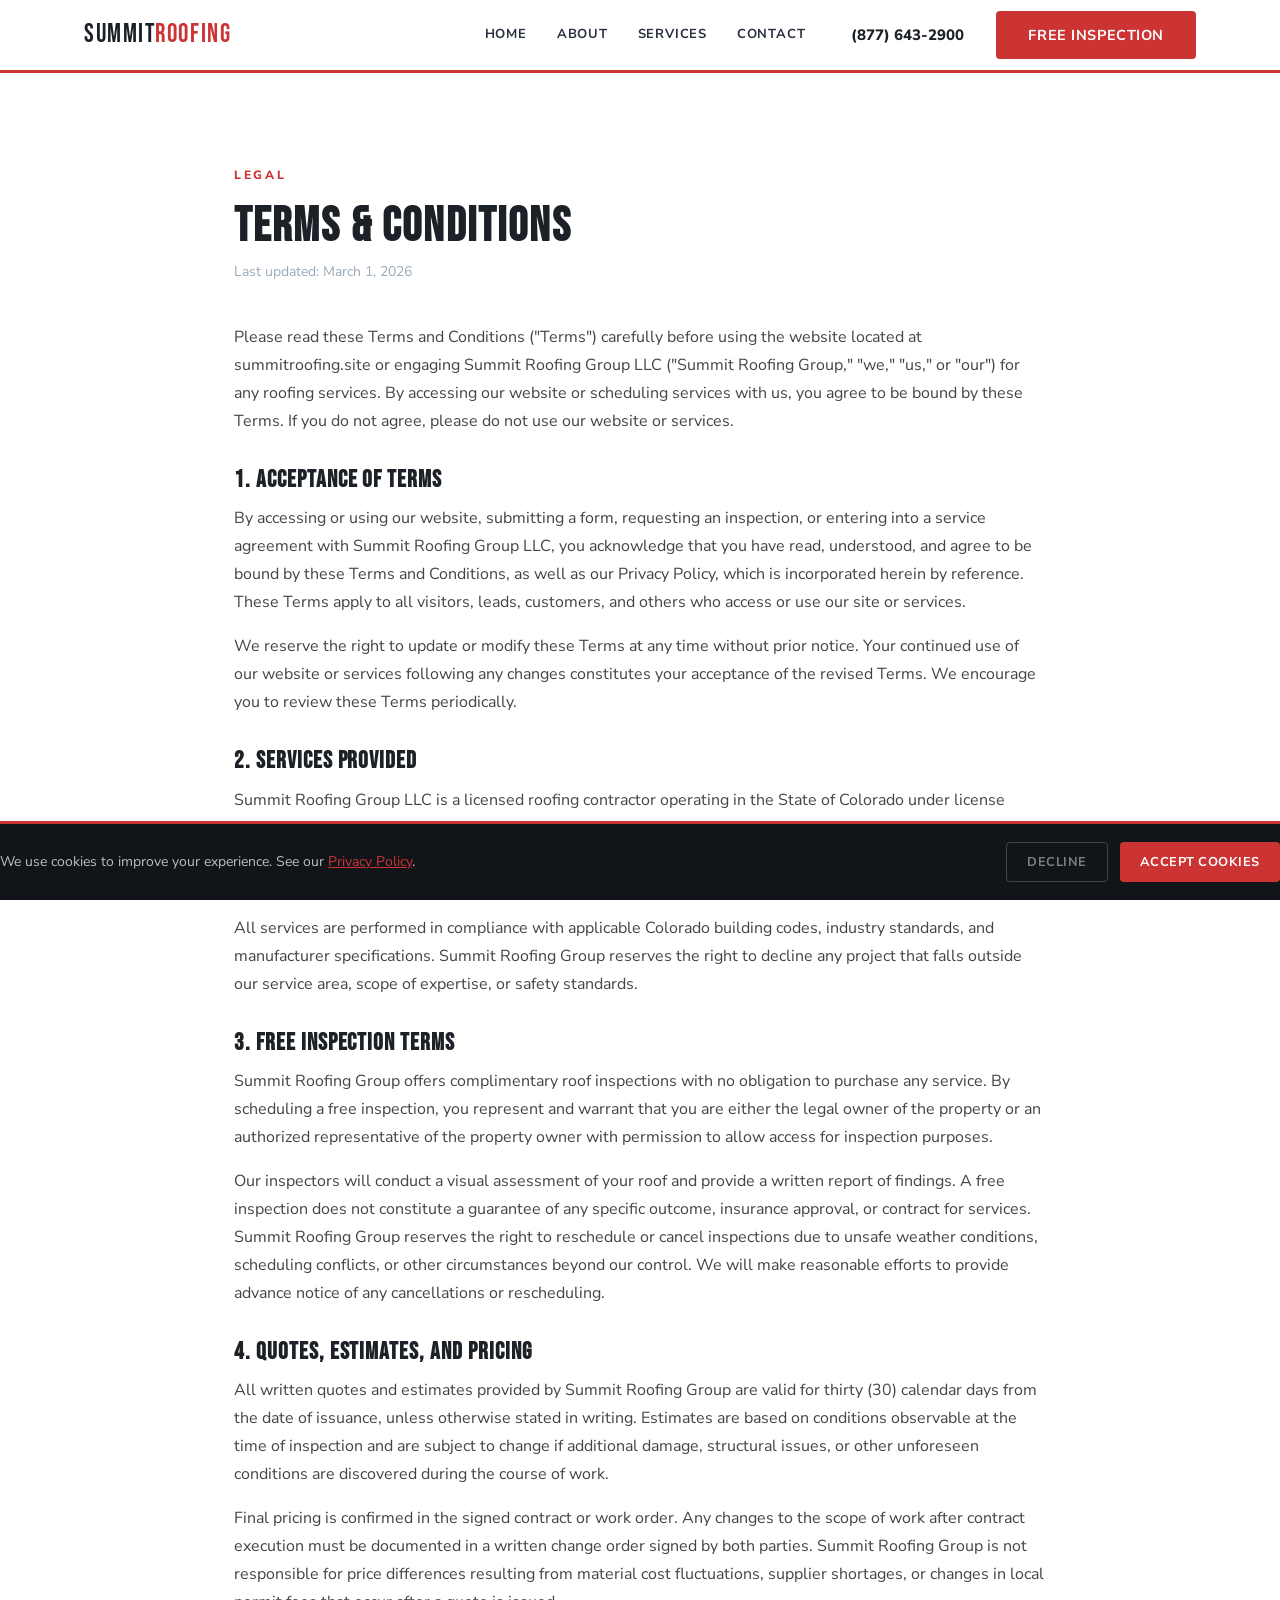
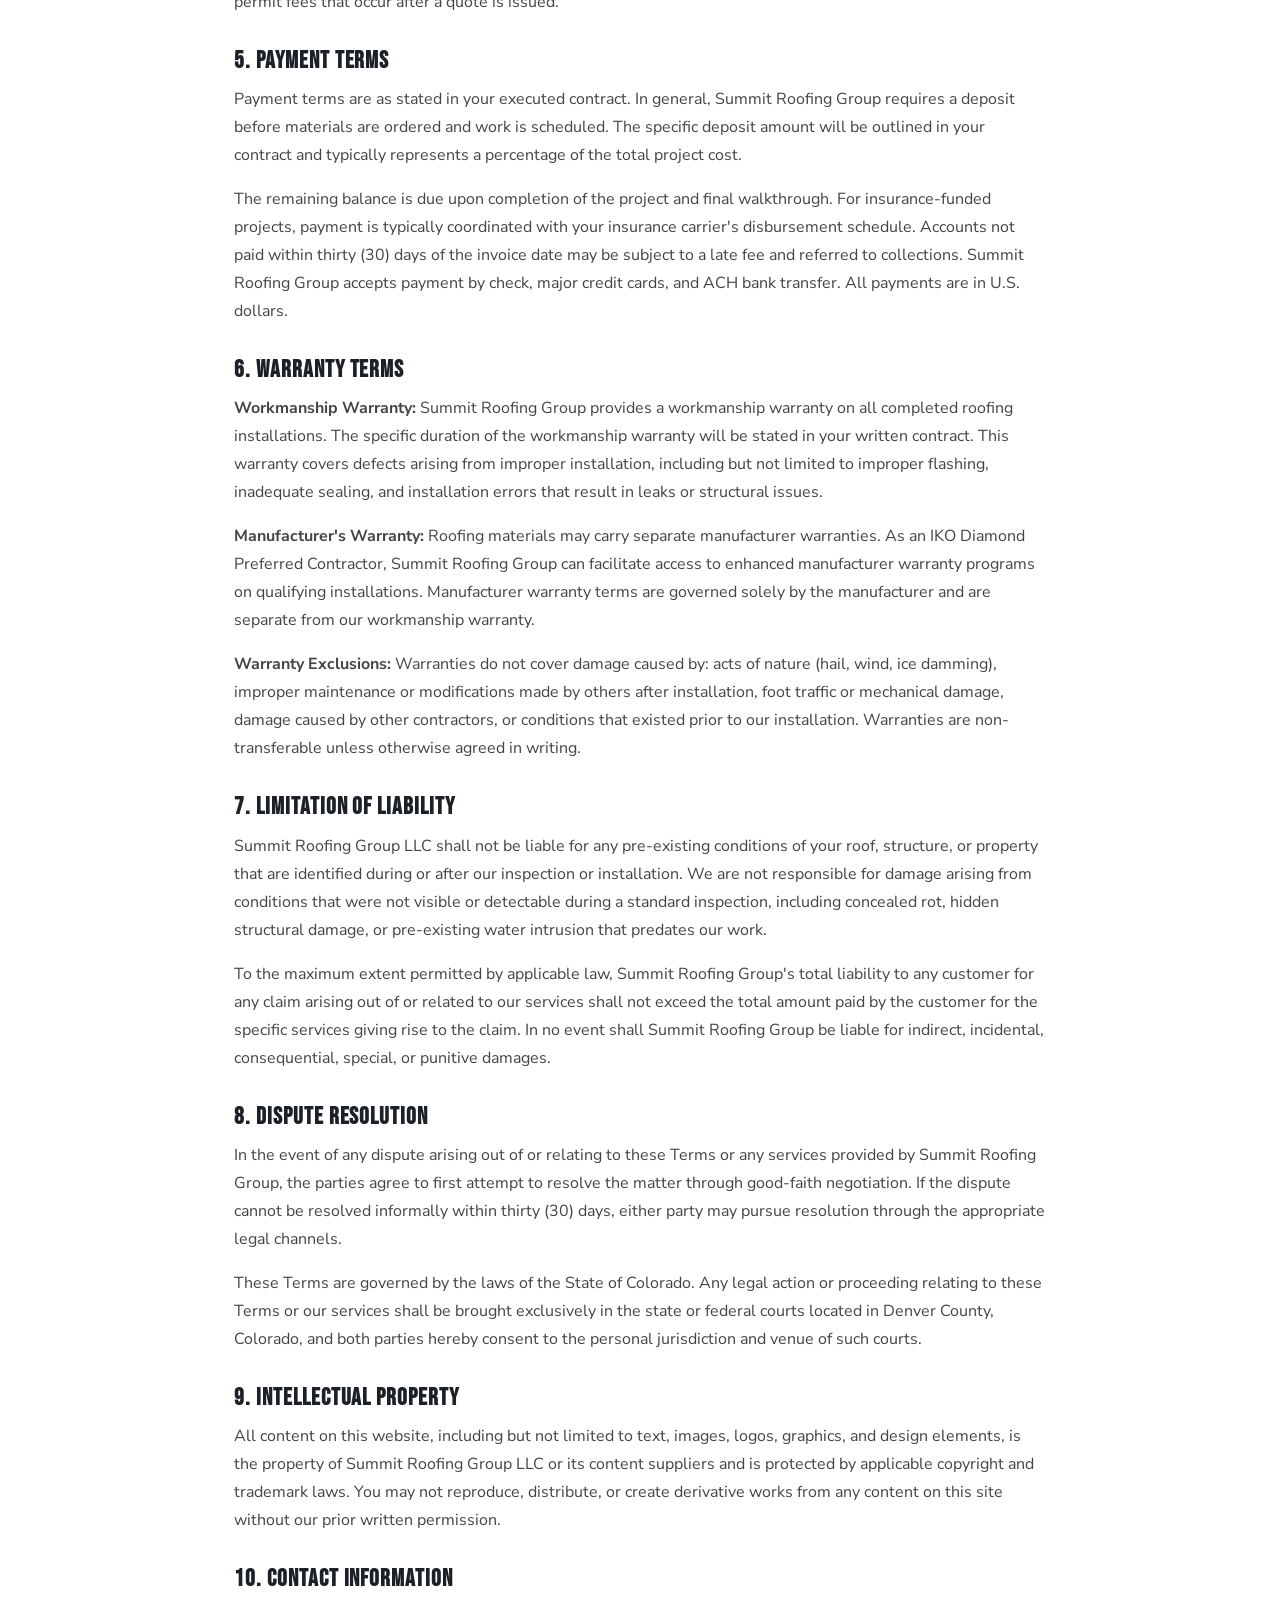
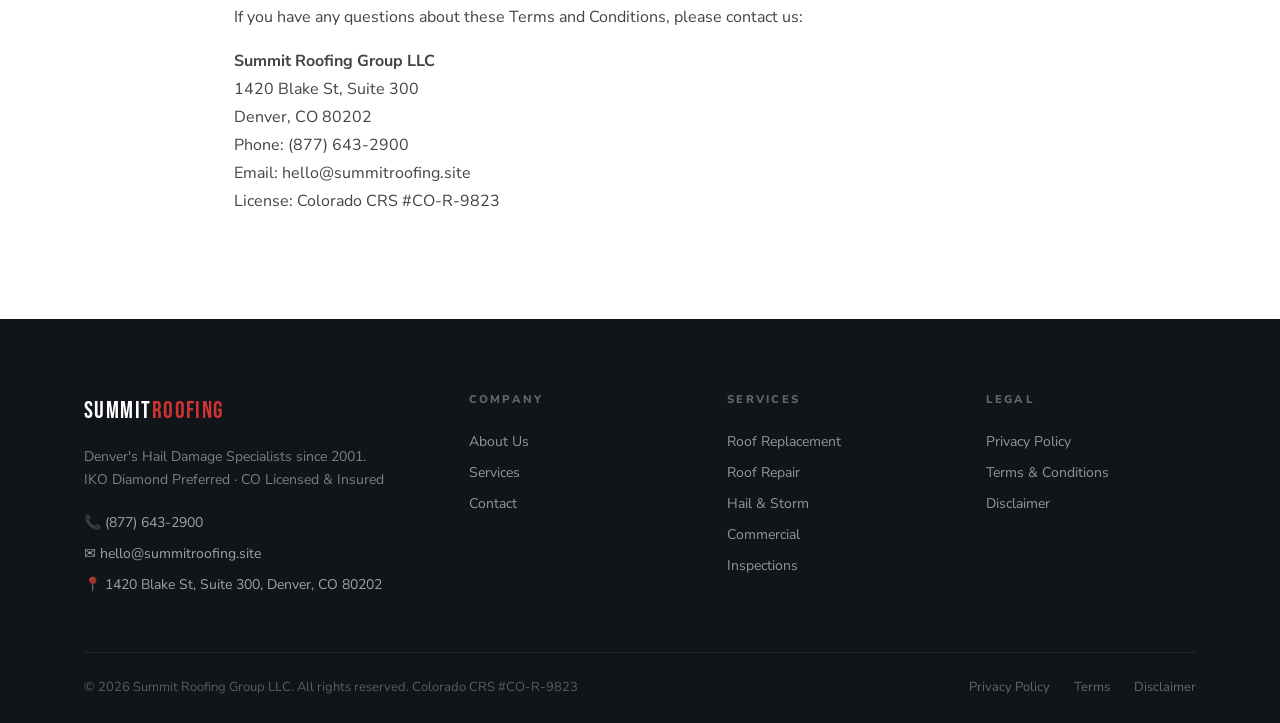
<file: terms-conditions.html>
<!DOCTYPE html>
<html lang="en">
<head>
  <meta charset="UTF-8" />
  <meta name="viewport" content="width=device-width, initial-scale=1.0" />
  <title>Terms &amp; Conditions — Summit Roofing Group</title>
  <link rel="preconnect" href="https://fonts.googleapis.com" />
  <link rel="preconnect" href="https://fonts.gstatic.com" crossorigin />
  <link href="https://fonts.googleapis.com/css2?family=Bebas+Neue&family=Nunito+Sans:wght@300;400;500;600;700;800&display=swap" rel="stylesheet" />
  <link rel="stylesheet" href="css/style.css" />
</head>
<body>

<nav class="nav" id="mainNav">
  <div class="container nav__inner">
    <a href="index.html" class="nav__logo">Summit<span>Roofing</span></a>
    <div class="nav__links">
      <a href="index.html" class="nav__link" data-page="index.html">Home</a>
      <a href="about.html" class="nav__link" data-page="about.html">About</a>
      <a href="services.html" class="nav__link" data-page="services.html">Services</a>
      <a href="contact.html" class="nav__link" data-page="contact.html">Contact</a>
    </div>
    <a href="tel:8776432900" class="nav__phone">(877) 643-2900</a>
    <button class="btn btn--red nav__cta" data-modal="lead" data-context="Get a Free Inspection">Free Inspection</button>
    <button class="nav__burger" id="navBurger" aria-label="Open menu"><span></span><span></span><span></span></button>
  </div>
</nav>
<div class="nav__mobile" id="mobileNav">
  <button class="nav__mobile-close" id="mobileClose">✕</button>
  <a href="index.html" class="nav__link">Home</a>
  <a href="about.html" class="nav__link">About</a>
  <a href="services.html" class="nav__link">Services</a>
  <a href="contact.html" class="nav__link">Contact</a>
  <a href="tel:8776432900" style="font-family:var(--font-head);font-size:1.375rem;color:var(--red);letter-spacing:0.04em;padding:0.875rem 1rem;display:block">(877) 643-2900</a>
  <button class="btn btn--red" data-modal="lead" data-context="Get a Free Inspection" style="margin-top:0.5rem;width:100%;justify-content:center">Free Inspection</button>
</div>

<section class="section" style="background:var(--white)">
  <div class="container" style="max-width:860px">
    <div class="section-header" style="text-align:left;margin-bottom:2.5rem">
      <span class="section-eyebrow">Legal</span>
      <h1 style="font-family:var(--font-head);font-size:clamp(2rem,4vw,3rem);letter-spacing:0.04em;color:var(--charcoal);margin-top:0.25rem">Terms &amp; Conditions</h1>
      <p style="color:var(--steel-lt);font-size:0.875rem;margin-top:0.5rem">Last updated: March 1, 2026</p>
    </div>

    <p style="line-height:1.75;color:#444;margin-bottom:1rem">Please read these Terms and Conditions ("Terms") carefully before using the website located at summitroofing.site or engaging Summit Roofing Group LLC ("Summit Roofing Group," "we," "us," or "our") for any roofing services. By accessing our website or scheduling services with us, you agree to be bound by these Terms. If you do not agree, please do not use our website or services.</p>

    <h2 style="font-family:var(--font-head);font-size:1.5rem;letter-spacing:0.04em;margin:2rem 0 0.75rem">1. Acceptance of Terms</h2>
    <p style="line-height:1.75;color:#444;margin-bottom:1rem">By accessing or using our website, submitting a form, requesting an inspection, or entering into a service agreement with Summit Roofing Group LLC, you acknowledge that you have read, understood, and agree to be bound by these Terms and Conditions, as well as our Privacy Policy, which is incorporated herein by reference. These Terms apply to all visitors, leads, customers, and others who access or use our site or services.</p>
    <p style="line-height:1.75;color:#444;margin-bottom:1rem">We reserve the right to update or modify these Terms at any time without prior notice. Your continued use of our website or services following any changes constitutes your acceptance of the revised Terms. We encourage you to review these Terms periodically.</p>

    <h2 style="font-family:var(--font-head);font-size:1.5rem;letter-spacing:0.04em;margin:2rem 0 0.75rem">2. Services Provided</h2>
    <p style="line-height:1.75;color:#444;margin-bottom:1rem">Summit Roofing Group LLC is a licensed roofing contractor operating in the State of Colorado under license number CO-R-9823. We provide residential and commercial roofing services including, but not limited to: roof replacement, roof repair, hail and storm damage restoration, commercial roofing installation, free roof inspections, and insurance claim assistance.</p>
    <p style="line-height:1.75;color:#444;margin-bottom:1rem">All services are performed in compliance with applicable Colorado building codes, industry standards, and manufacturer specifications. Summit Roofing Group reserves the right to decline any project that falls outside our service area, scope of expertise, or safety standards.</p>

    <h2 style="font-family:var(--font-head);font-size:1.5rem;letter-spacing:0.04em;margin:2rem 0 0.75rem">3. Free Inspection Terms</h2>
    <p style="line-height:1.75;color:#444;margin-bottom:1rem">Summit Roofing Group offers complimentary roof inspections with no obligation to purchase any service. By scheduling a free inspection, you represent and warrant that you are either the legal owner of the property or an authorized representative of the property owner with permission to allow access for inspection purposes.</p>
    <p style="line-height:1.75;color:#444;margin-bottom:1rem">Our inspectors will conduct a visual assessment of your roof and provide a written report of findings. A free inspection does not constitute a guarantee of any specific outcome, insurance approval, or contract for services. Summit Roofing Group reserves the right to reschedule or cancel inspections due to unsafe weather conditions, scheduling conflicts, or other circumstances beyond our control. We will make reasonable efforts to provide advance notice of any cancellations or rescheduling.</p>

    <h2 style="font-family:var(--font-head);font-size:1.5rem;letter-spacing:0.04em;margin:2rem 0 0.75rem">4. Quotes, Estimates, and Pricing</h2>
    <p style="line-height:1.75;color:#444;margin-bottom:1rem">All written quotes and estimates provided by Summit Roofing Group are valid for thirty (30) calendar days from the date of issuance, unless otherwise stated in writing. Estimates are based on conditions observable at the time of inspection and are subject to change if additional damage, structural issues, or other unforeseen conditions are discovered during the course of work.</p>
    <p style="line-height:1.75;color:#444;margin-bottom:1rem">Final pricing is confirmed in the signed contract or work order. Any changes to the scope of work after contract execution must be documented in a written change order signed by both parties. Summit Roofing Group is not responsible for price differences resulting from material cost fluctuations, supplier shortages, or changes in local permit fees that occur after a quote is issued.</p>

    <h2 style="font-family:var(--font-head);font-size:1.5rem;letter-spacing:0.04em;margin:2rem 0 0.75rem">5. Payment Terms</h2>
    <p style="line-height:1.75;color:#444;margin-bottom:1rem">Payment terms are as stated in your executed contract. In general, Summit Roofing Group requires a deposit before materials are ordered and work is scheduled. The specific deposit amount will be outlined in your contract and typically represents a percentage of the total project cost.</p>
    <p style="line-height:1.75;color:#444;margin-bottom:1rem">The remaining balance is due upon completion of the project and final walkthrough. For insurance-funded projects, payment is typically coordinated with your insurance carrier's disbursement schedule. Accounts not paid within thirty (30) days of the invoice date may be subject to a late fee and referred to collections. Summit Roofing Group accepts payment by check, major credit cards, and ACH bank transfer. All payments are in U.S. dollars.</p>

    <h2 style="font-family:var(--font-head);font-size:1.5rem;letter-spacing:0.04em;margin:2rem 0 0.75rem">6. Warranty Terms</h2>
    <p style="line-height:1.75;color:#444;margin-bottom:1rem"><strong>Workmanship Warranty:</strong> Summit Roofing Group provides a workmanship warranty on all completed roofing installations. The specific duration of the workmanship warranty will be stated in your written contract. This warranty covers defects arising from improper installation, including but not limited to improper flashing, inadequate sealing, and installation errors that result in leaks or structural issues.</p>
    <p style="line-height:1.75;color:#444;margin-bottom:1rem"><strong>Manufacturer's Warranty:</strong> Roofing materials may carry separate manufacturer warranties. As an IKO Diamond Preferred Contractor, Summit Roofing Group can facilitate access to enhanced manufacturer warranty programs on qualifying installations. Manufacturer warranty terms are governed solely by the manufacturer and are separate from our workmanship warranty.</p>
    <p style="line-height:1.75;color:#444;margin-bottom:1rem"><strong>Warranty Exclusions:</strong> Warranties do not cover damage caused by: acts of nature (hail, wind, ice damming), improper maintenance or modifications made by others after installation, foot traffic or mechanical damage, damage caused by other contractors, or conditions that existed prior to our installation. Warranties are non-transferable unless otherwise agreed in writing.</p>

    <h2 style="font-family:var(--font-head);font-size:1.5rem;letter-spacing:0.04em;margin:2rem 0 0.75rem">7. Limitation of Liability</h2>
    <p style="line-height:1.75;color:#444;margin-bottom:1rem">Summit Roofing Group LLC shall not be liable for any pre-existing conditions of your roof, structure, or property that are identified during or after our inspection or installation. We are not responsible for damage arising from conditions that were not visible or detectable during a standard inspection, including concealed rot, hidden structural damage, or pre-existing water intrusion that predates our work.</p>
    <p style="line-height:1.75;color:#444;margin-bottom:1rem">To the maximum extent permitted by applicable law, Summit Roofing Group's total liability to any customer for any claim arising out of or related to our services shall not exceed the total amount paid by the customer for the specific services giving rise to the claim. In no event shall Summit Roofing Group be liable for indirect, incidental, consequential, special, or punitive damages.</p>

    <h2 style="font-family:var(--font-head);font-size:1.5rem;letter-spacing:0.04em;margin:2rem 0 0.75rem">8. Dispute Resolution</h2>
    <p style="line-height:1.75;color:#444;margin-bottom:1rem">In the event of any dispute arising out of or relating to these Terms or any services provided by Summit Roofing Group, the parties agree to first attempt to resolve the matter through good-faith negotiation. If the dispute cannot be resolved informally within thirty (30) days, either party may pursue resolution through the appropriate legal channels.</p>
    <p style="line-height:1.75;color:#444;margin-bottom:1rem">These Terms are governed by the laws of the State of Colorado. Any legal action or proceeding relating to these Terms or our services shall be brought exclusively in the state or federal courts located in Denver County, Colorado, and both parties hereby consent to the personal jurisdiction and venue of such courts.</p>

    <h2 style="font-family:var(--font-head);font-size:1.5rem;letter-spacing:0.04em;margin:2rem 0 0.75rem">9. Intellectual Property</h2>
    <p style="line-height:1.75;color:#444;margin-bottom:1rem">All content on this website, including but not limited to text, images, logos, graphics, and design elements, is the property of Summit Roofing Group LLC or its content suppliers and is protected by applicable copyright and trademark laws. You may not reproduce, distribute, or create derivative works from any content on this site without our prior written permission.</p>

    <h2 style="font-family:var(--font-head);font-size:1.5rem;letter-spacing:0.04em;margin:2rem 0 0.75rem">10. Contact Information</h2>
    <p style="line-height:1.75;color:#444;margin-bottom:1rem">If you have any questions about these Terms and Conditions, please contact us:</p>
    <p style="line-height:1.75;color:#444;margin-bottom:1rem">
      <strong>Summit Roofing Group LLC</strong><br />
      1420 Blake St, Suite 300<br />
      Denver, CO 80202<br />
      Phone: (877) 643-2900<br />
      Email: hello@summitroofing.site<br />
      License: Colorado CRS #CO-R-9823
    </p>
  </div>
</section>

<footer class="footer">
  <div class="container">
    <div class="footer__grid">
      <div>
        <a href="index.html" class="footer__logo">Summit<span>Roofing</span></a>
        <p class="footer__tagline">Denver's Hail Damage Specialists since 2001.<br>IKO Diamond Preferred · CO Licensed &amp; Insured</p>
        <div class="footer__contact">
          <a href="tel:8776432900">📞 (877) 643-2900</a>
          <a href="mailto:hello@summitroofing.site">✉ hello@summitroofing.site</a>
          <a href="#">📍 1420 Blake St, Suite 300, Denver, CO 80202</a>
        </div>
      </div>
      <div class="footer__col">
        <h5>Company</h5>
        <a href="about.html">About Us</a>
        <a href="services.html">Services</a>
        <a href="contact.html">Contact</a>
      </div>
      <div class="footer__col">
        <h5>Services</h5>
        <a href="services.html">Roof Replacement</a>
        <a href="services.html">Roof Repair</a>
        <a href="services.html">Hail &amp; Storm</a>
        <a href="services.html">Commercial</a>
        <a href="services.html">Inspections</a>
      </div>
      <div class="footer__col">
        <h5>Legal</h5>
        <a href="privacy-policy.html">Privacy Policy</a>
        <a href="terms-conditions.html">Terms &amp; Conditions</a>
        <a href="disclaimer.html">Disclaimer</a>
      </div>
    </div>
    <div class="footer__bottom">
      <p class="footer__copy">© 2026 Summit Roofing Group LLC. All rights reserved. Colorado CRS #CO-R-9823</p>
      <div class="footer__legal">
        <a href="privacy-policy.html">Privacy Policy</a>
        <a href="terms-conditions.html">Terms</a>
        <a href="disclaimer.html">Disclaimer</a>
      </div>
    </div>
  </div>
</footer>

<div class="modal-overlay" id="leadModal"><div class="modal"><button class="modal__close" id="modalClose" aria-label="Close">✕</button><div id="formContent"><div class="modal__icon">🏠</div><h2 class="modal__title" id="modalTitle">Get a Free Inspection</h2><p class="modal__sub">We'll schedule your free roof inspection within 48 hours.</p><form id="leadForm" novalidate><div class="form-group"><label for="formName">Full Name *</label><input type="text" id="formName" placeholder="John Smith" required /></div><div class="form-group"><label for="formEmail">Email Address *</label><input type="email" id="formEmail" placeholder="john@example.com" required /></div><div class="form-group"><label for="formPhone">Phone Number *</label><input type="tel" id="formPhone" placeholder="(720) 000-0000" required /></div><div class="form-group"><label for="formService">Roof Concern</label><select id="formService"><option value="">Select a service...</option><option>Hail / Storm Damage</option><option>Roof Replacement</option><option>Roof Repair</option><option>Commercial Roofing</option><option>Roof Inspection</option><option>Insurance Claim Help</option><option>Other</option></select></div><label class="form-consent"><input type="checkbox" id="formConsent" required /> I agree to the <a href="privacy-policy.html" target="_blank">Privacy Policy</a> and <a href="terms-conditions.html" target="_blank">Terms &amp; Conditions</a>.</label><button type="submit" class="btn btn--red btn--lg form-submit" style="width:100%;justify-content:center;margin-top:1rem">Request My Free Inspection →</button></form></div><div class="success-message" id="successMessage"><div class="success-message__icon">🎉</div><h3 class="success-message__title">You're Booked!</h3><p class="success-message__text">We'll call you within one business day to confirm your inspection time.</p></div></div></div></div>
<div class="cookie-banner" id="cookieBanner"><div class="cookie-banner__inner"><p class="cookie-banner__text">We use cookies to improve your experience. See our <a href="privacy-policy.html">Privacy Policy</a>.</p><div class="cookie-banner__actions"><button class="cookie-btn cookie-btn--decline" id="cookieDecline">Decline</button><button class="cookie-btn cookie-btn--accept" id="cookieAccept">Accept Cookies</button></div></div></div>
<script src="js/script.js"></script>

</body>
</html>
</file>
<file: css/style.css>
/* =====================================================
   SUMMIT ROOFING GROUP — Bold Craft × Steel Authority
   Charcoal / Signal Red / Stone White
   ===================================================== */

@import url('https://fonts.googleapis.com/css2?family=Bebas+Neue&family=Nunito+Sans:wght@300;400;500;600;700;800&display=swap');

/* --- Variables --- */
:root {
  --charcoal:    #1C2128;
  --charcoal-dk: #11151A;
  --charcoal-lt: #2D3543;
  --red:         #CC3333;
  --red-dk:      #A82828;
  --red-lt:      #E04444;
  --stone:       #F2F3F5;
  --stone-dk:    #E2E4EA;
  --white:       #FFFFFF;
  --steel:       #6B7A8D;
  --steel-lt:    #9AAAB8;
  --border:      #DDE1E8;
  --text-body:   #2A3040;
  --text-muted:  #64707F;
  --gold:        #D4922A;

  --font-head:  'Bebas Neue', 'Arial Narrow', sans-serif;
  --font-sans:  'Nunito Sans', system-ui, sans-serif;

  --shadow-sm:  0 2px 8px rgba(28,33,40,0.07);
  --shadow-md:  0 6px 24px rgba(28,33,40,0.13);
  --shadow-lg:  0 16px 56px rgba(28,33,40,0.2);

  --radius-sm:  4px;
  --radius-md:  10px;
  --radius-lg:  18px;
  --container:  1160px;
  --transition: 0.22s ease;
}

/* --- Reset --- */
*, *::before, *::after { box-sizing: border-box; margin: 0; padding: 0; }
html { scroll-behavior: smooth; }
body { font-family: var(--font-sans); color: var(--text-body); background: var(--white); line-height: 1.65; -webkit-font-smoothing: antialiased; }
img { display: block; max-width: 100%; }
a { text-decoration: none; color: inherit; }
ul { list-style: none; }
button { cursor: pointer; border: none; background: none; font-family: inherit; }
address { font-style: normal; }

.container { max-width: var(--container); margin: 0 auto; padding: 0 1.5rem; }

/* --- Typography --- */
h1, h2, h3 { font-family: var(--font-head); line-height: 1.05; letter-spacing: 0.02em; color: var(--charcoal); }
h4, h5 { font-family: var(--font-sans); font-weight: 700; color: var(--charcoal); }
p { color: var(--text-muted); }

/* =====================
   BUTTONS
   ===================== */
.btn {
  display: inline-flex; align-items: center; gap: 0.5rem;
  font-family: var(--font-sans); font-size: 0.9rem; font-weight: 700;
  letter-spacing: 0.04em; text-transform: uppercase;
  padding: 0.9rem 2rem; border-radius: var(--radius-sm);
  transition: all var(--transition); white-space: nowrap;
}
.btn--red { background: var(--red); color: var(--white); }
.btn--red:hover { background: var(--red-dk); transform: translateY(-2px); box-shadow: 0 6px 20px rgba(204,51,51,0.38); }
.btn--charcoal { background: var(--charcoal); color: var(--white); }
.btn--charcoal:hover { background: var(--charcoal-dk); transform: translateY(-2px); box-shadow: var(--shadow-md); }
.btn--outline-white { background: transparent; color: var(--white); border: 2px solid rgba(255,255,255,0.6); }
.btn--outline-white:hover { background: rgba(255,255,255,0.1); border-color: var(--white); }
.btn--outline-red { background: transparent; color: var(--red); border: 2px solid var(--red); }
.btn--outline-red:hover { background: var(--red); color: var(--white); }
.btn--white { background: var(--white); color: var(--charcoal); }
.btn--white:hover { background: var(--stone); transform: translateY(-2px); }
.btn--lg { font-size: 0.9375rem; padding: 1.0625rem 2.5rem; }
.btn--xl { font-size: 1rem; padding: 1.1875rem 2.875rem; }

/* =====================
   NAVIGATION
   ===================== */
.nav {
  position: sticky; top: 0; z-index: 1000;
  background: var(--white);
  border-bottom: 3px solid var(--red);
  transition: box-shadow var(--transition);
}
.nav.scrolled { box-shadow: 0 4px 24px rgba(28,33,40,0.12); }
.nav__inner { display: flex; align-items: center; height: 70px; gap: 2rem; }
.nav__logo {
  font-family: var(--font-head); font-size: 1.625rem; font-weight: 400;
  color: var(--charcoal); flex-shrink: 0; letter-spacing: 0.06em;
  text-transform: uppercase;
}
.nav__logo span { color: var(--red); }
.nav__links { display: flex; align-items: center; gap: 0.125rem; margin-left: auto; }
.nav__link {
  font-size: 0.8125rem; font-weight: 700; letter-spacing: 0.06em;
  text-transform: uppercase; color: var(--text-body);
  padding: 0.5rem 0.875rem; border-radius: var(--radius-sm);
  transition: color var(--transition);
}
.nav__link:hover, .nav__link.active { color: var(--red); }
.nav__phone { font-weight: 800; font-size: 0.9375rem; color: var(--charcoal); flex-shrink: 0; }
.nav__phone:hover { color: var(--red); }
.nav__cta { flex-shrink: 0; }
.nav__burger {
  display: none; flex-direction: column; gap: 5px;
  padding: 8px; border-radius: var(--radius-sm);
}
.nav__burger span { display: block; width: 22px; height: 2px; background: var(--charcoal); transition: all var(--transition); border-radius: 2px; }
.nav__mobile {
  display: none; position: fixed; inset: 0; z-index: 999;
  background: var(--charcoal); flex-direction: column;
  padding: 5rem 2rem 2rem; gap: 0.25rem; overflow-y: auto;
}
.nav__mobile.open { display: flex; }
.nav__mobile-close { position: absolute; top: 1.25rem; right: 1.5rem; font-size: 1.25rem; color: rgba(255,255,255,0.6); padding: 0.5rem; }
.nav__mobile .nav__link { font-size: 1.0625rem; padding: 0.875rem 1rem; color: rgba(255,255,255,0.85); letter-spacing: 0.05em; }

/* =====================
   HERO — SPLIT LAYOUT
   ===================== */
.hero {
  display: grid; grid-template-columns: 1fr 1fr;
  min-height: calc(100vh - 70px);
}
.hero__image {
  position: relative; overflow: hidden;
}
.hero__image img {
  width: 100%; height: 100%; object-fit: cover;
}
.hero__image::after {
  content: ''; position: absolute; inset: 0;
  background: linear-gradient(to right, transparent 60%, rgba(28,33,40,0.4));
}
.hero__content {
  background: var(--charcoal);
  display: flex; flex-direction: column; justify-content: center;
  padding: 4rem 3.5rem; position: relative; overflow: hidden;
}
.hero__content::before {
  content: ''; position: absolute; top: -60px; right: -60px;
  width: 260px; height: 260px; border-radius: 50%;
  background: rgba(204,51,51,0.08);
}
.hero__badge {
  display: inline-flex; align-items: center; gap: 0.5rem;
  background: var(--red); color: var(--white);
  font-size: 0.75rem; font-weight: 800; letter-spacing: 0.1em;
  text-transform: uppercase; padding: 0.4rem 1rem;
  border-radius: var(--radius-sm); margin-bottom: 1.75rem;
  width: fit-content;
}
.hero__headline {
  font-family: var(--font-head);
  font-size: clamp(2.75rem, 4.5vw, 4.5rem);
  color: var(--white); line-height: 1.0;
  margin-bottom: 1.5rem; letter-spacing: 0.03em;
}
.hero__headline em { font-style: normal; color: var(--red); }
.hero__sub {
  font-size: 1rem; color: rgba(255,255,255,0.72);
  margin-bottom: 2.5rem; line-height: 1.75; max-width: 400px;
}
.hero__actions { display: flex; gap: 1rem; flex-wrap: wrap; margin-bottom: 2.5rem; }
.hero__trust { display: grid; grid-template-columns: 1fr 1fr; gap: 0.625rem; }
.hero__trust-item {
  display: flex; align-items: center; gap: 0.5rem;
  font-size: 0.8rem; color: rgba(255,255,255,0.6);
  font-weight: 600; letter-spacing: 0.03em;
}
.hero__trust-item::before { content: '✓'; color: var(--red); font-weight: 800; }

/* =====================
   STATS STRIP
   ===================== */
.stats-strip { background: var(--red); padding: 1.5rem 0; }
.stats-strip__inner {
  display: flex; align-items: center; justify-content: space-between;
  flex-wrap: wrap; gap: 1rem;
}
.stat-item { text-align: center; flex: 1; min-width: 120px; }
.stat-item__num {
  font-family: var(--font-head); font-size: 2.75rem; font-weight: 400;
  color: var(--white); line-height: 1; letter-spacing: 0.02em;
}
.stat-item__label {
  font-size: 0.75rem; color: rgba(255,255,255,0.75);
  font-weight: 700; letter-spacing: 0.08em; text-transform: uppercase;
  margin-top: 0.2rem;
}
.stat-item + .stat-item { border-left: 1px solid rgba(255,255,255,0.2); }

/* =====================
   SECTION COMMONS
   ===================== */
.section { padding: 5.5rem 0; }
.section-header { text-align: center; margin-bottom: 3.5rem; }
.section-eyebrow {
  display: inline-block; font-size: 0.75rem; font-weight: 800;
  letter-spacing: 0.22em; text-transform: uppercase;
  color: var(--red); margin-bottom: 0.75rem;
}
.section-title {
  font-family: var(--font-head);
  font-size: clamp(2.25rem, 4vw, 3.25rem);
  color: var(--charcoal); margin-bottom: 1rem; letter-spacing: 0.02em;
}
.section-sub {
  font-size: 1.0625rem; color: var(--text-muted);
  max-width: 560px; line-height: 1.75; margin: 0 auto;
}
.section-cta { text-align: center; margin-top: 3rem; }

/* =====================
   SERVICES — IMAGE CARDS
   ===================== */
.services-grid {
  display: grid; grid-template-columns: repeat(3, 1fr); gap: 1.25rem;
}
.svc-img-card {
  position: relative; border-radius: var(--radius-md); overflow: hidden;
  aspect-ratio: 4/3; cursor: pointer;
}
.svc-img-card img {
  width: 100%; height: 100%; object-fit: cover;
  transition: transform 0.5s ease;
}
.svc-img-card:hover img { transform: scale(1.05); }
.svc-img-card__overlay {
  position: absolute; inset: 0;
  background: linear-gradient(to top, rgba(28,33,40,0.92) 0%, rgba(28,33,40,0.3) 55%, transparent 100%);
  display: flex; flex-direction: column; justify-content: flex-end;
  padding: 1.5rem;
}
.svc-img-card__tag {
  display: inline-block; background: var(--red); color: var(--white);
  font-size: 0.65rem; font-weight: 800; letter-spacing: 0.12em;
  text-transform: uppercase; padding: 0.25rem 0.625rem;
  border-radius: var(--radius-sm); margin-bottom: 0.625rem; width: fit-content;
}
.svc-img-card__title {
  font-family: var(--font-head); font-size: 1.5rem;
  color: var(--white); letter-spacing: 0.03em; margin-bottom: 0.375rem;
}
.svc-img-card__desc {
  font-size: 0.8125rem; color: rgba(255,255,255,0.7);
  line-height: 1.55; margin-bottom: 0.875rem;
}
.svc-img-card__link {
  font-size: 0.75rem; font-weight: 800; color: var(--red);
  letter-spacing: 0.1em; text-transform: uppercase;
}

/* =====================
   INSPECT STRIP
   ===================== */
.inspect-strip {
  background: var(--red); padding: 2.25rem 0;
}
.inspect-strip__inner {
  display: flex; align-items: center; justify-content: space-between;
  gap: 2rem; flex-wrap: wrap;
}
.inspect-strip__text h3 {
  font-family: var(--font-head); font-size: clamp(1.5rem, 3vw, 2.25rem);
  color: var(--white); letter-spacing: 0.03em; margin-bottom: 0.25rem;
}
.inspect-strip__text p {
  font-size: 0.9375rem; color: rgba(255,255,255,0.82);
}
.inspect-strip__actions { display: flex; gap: 0.875rem; flex-shrink: 0; flex-wrap: wrap; }

/* =====================
   WHY US
   ===================== */
.why-us { background: var(--stone); padding: 5.5rem 0; }
.why-us__inner {
  display: grid; grid-template-columns: 1fr 1fr;
  gap: 5rem; align-items: center;
}
.why-us__image { position: relative; }
.why-us__image img {
  width: 100%; border-radius: var(--radius-lg);
  box-shadow: var(--shadow-lg); display: block;
}
.why-us__badge {
  position: absolute; bottom: -1.5rem; right: -1.5rem;
  background: var(--red); color: var(--white); border-radius: var(--radius-md);
  padding: 1.25rem 1.5rem; text-align: center; box-shadow: var(--shadow-md);
}
.why-us__badge__num {
  font-family: var(--font-head); font-size: 2.5rem; color: var(--white);
  line-height: 1; letter-spacing: 0.02em;
}
.why-us__badge__label {
  font-size: 0.7rem; font-weight: 700; color: rgba(255,255,255,0.8);
  letter-spacing: 0.08em; text-transform: uppercase;
}
.why-list { display: flex; flex-direction: column; gap: 1.125rem; margin: 1.75rem 0; }
.why-item { display: flex; gap: 1rem; align-items: flex-start; }
.why-item__check {
  width: 28px; height: 28px; border-radius: 50%;
  background: var(--red); color: var(--white);
  font-size: 0.875rem; font-weight: 800;
  display: flex; align-items: center; justify-content: center;
  flex-shrink: 0; margin-top: 0.1rem;
}
.why-item strong { font-size: 0.9375rem; font-weight: 700; color: var(--charcoal); display: block; margin-bottom: 0.2rem; }
.why-item p { font-size: 0.875rem; color: var(--text-muted); line-height: 1.6; margin: 0; }

/* =====================
   PROCESS — VERTICAL TIMELINE
   ===================== */
.process-section { background: var(--charcoal); padding: 5.5rem 0; }
.process-section .section-title { color: var(--white); }
.process-timeline {
  display: grid; grid-template-columns: repeat(2, 1fr);
  gap: 1.5rem; position: relative; margin-top: 1rem;
}
.process-step {
  background: rgba(255,255,255,0.05); border: 1px solid rgba(255,255,255,0.08);
  border-radius: var(--radius-md); padding: 2rem 1.75rem;
  display: flex; gap: 1.25rem; align-items: flex-start;
  transition: all var(--transition);
}
.process-step:hover { background: rgba(255,255,255,0.09); border-color: rgba(204,51,51,0.4); }
.process-step__num {
  font-family: var(--font-head); font-size: 3.5rem; color: var(--red);
  line-height: 1; flex-shrink: 0; opacity: 0.9; letter-spacing: 0.02em;
}
.process-step__title {
  font-family: var(--font-head); font-size: 1.375rem; color: var(--white);
  letter-spacing: 0.03em; margin-bottom: 0.625rem;
}
.process-step__desc { font-size: 0.9rem; color: rgba(255,255,255,0.58); line-height: 1.65; }

/* =====================
   TESTIMONIALS
   ===================== */
.testimonials-section { background: var(--white); }
.testimonials-grid { display: grid; grid-template-columns: repeat(3, 1fr); gap: 1.5rem; }
.testimonial-card {
  background: var(--stone); border-radius: var(--radius-md);
  padding: 2rem 1.75rem; border: 2px solid transparent;
  transition: all var(--transition); position: relative;
}
.testimonial-card:hover { border-color: var(--red); box-shadow: var(--shadow-md); }
.testimonial-card::before {
  content: '"'; font-family: Georgia, serif; font-size: 5rem;
  color: var(--red); opacity: 0.15; line-height: 1;
  position: absolute; top: 0.75rem; left: 1.25rem;
}
.testimonial-stars { color: #F4C542; font-size: 0.9rem; margin-bottom: 1rem; letter-spacing: 0.1em; }
.testimonial-text {
  font-size: 0.9375rem; color: var(--text-body); line-height: 1.7;
  margin-bottom: 1.5rem; font-style: italic;
}
.testimonial-author { display: flex; align-items: center; gap: 0.875rem; }
.testimonial-author img {
  width: 48px; height: 48px; border-radius: 50%; object-fit: cover;
}
.testimonial-author__name { font-weight: 700; font-size: 0.9375rem; color: var(--charcoal); display: block; }
.testimonial-author__detail { font-size: 0.8rem; color: var(--text-muted); }
.testimonial-disclaimer {
  text-align: center; font-size: 0.75rem; color: var(--steel-lt);
  margin-top: 2.5rem; font-style: italic;
}

/* =====================
   SERVICE AREAS
   ===================== */
.areas-section { background: var(--stone); padding: 4.5rem 0; }
.areas-tags { display: flex; flex-wrap: wrap; gap: 0.625rem; justify-content: center; margin-top: 2rem; }
.area-tag {
  background: var(--white); border: 2px solid var(--border);
  border-radius: 100px; padding: 0.5rem 1.25rem;
  font-size: 0.875rem; font-weight: 600; color: var(--text-body);
  transition: all var(--transition);
}
.area-tag:hover { border-color: var(--red); color: var(--red); }

/* =====================
   PRICING
   ===================== */
.pricing-section { background: var(--white); }
.pricing-grid { display: grid; grid-template-columns: repeat(3, 1fr); gap: 1.5rem; }
.pricing-card {
  border: 2px solid var(--border); border-radius: var(--radius-md);
  padding: 2.5rem 2rem; transition: all var(--transition); position: relative;
}
.pricing-card:hover { border-color: var(--red); box-shadow: var(--shadow-md); transform: translateY(-4px); }
.pricing-card--featured {
  background: var(--charcoal); border-color: var(--red);
  transform: translateY(-8px);
  box-shadow: var(--shadow-lg);
}
.pricing-card--featured:hover { transform: translateY(-12px); }
.pricing-badge {
  position: absolute; top: -14px; left: 50%; transform: translateX(-50%);
  background: var(--red); color: var(--white);
  font-size: 0.7rem; font-weight: 800; letter-spacing: 0.12em;
  text-transform: uppercase; padding: 0.3rem 1rem; border-radius: 100px;
  white-space: nowrap;
}
.pricing-tier {
  font-size: 0.75rem; font-weight: 800; letter-spacing: 0.2em;
  text-transform: uppercase; color: var(--red); margin-bottom: 0.625rem;
}
.pricing-card--featured .pricing-tier { color: rgba(255,255,255,0.5); }
.pricing-name {
  font-family: var(--font-head); font-size: 1.875rem; color: var(--charcoal);
  letter-spacing: 0.03em; margin-bottom: 0.375rem;
}
.pricing-card--featured .pricing-name { color: var(--white); }
.pricing-price {
  font-family: var(--font-head); font-size: 3rem; color: var(--charcoal);
  line-height: 1; letter-spacing: 0.02em; margin-bottom: 0.25rem;
}
.pricing-card--featured .pricing-price { color: var(--white); }
.pricing-price span { font-family: var(--font-sans); font-size: 1.25rem; font-weight: 600; }
.pricing-period {
  font-size: 0.8125rem; color: var(--text-muted); margin-bottom: 1.5rem;
}
.pricing-card--featured .pricing-period { color: rgba(255,255,255,0.45); }
.pricing-divider { height: 1px; background: var(--border); margin: 1.5rem 0; }
.pricing-card--featured .pricing-divider { background: rgba(255,255,255,0.1); }
.pricing-features { display: flex; flex-direction: column; gap: 0.875rem; margin-bottom: 2rem; }
.pricing-features li {
  display: flex; gap: 0.625rem; align-items: flex-start;
  font-size: 0.9rem; color: var(--text-body);
}
.pricing-card--featured .pricing-features li { color: rgba(255,255,255,0.8); }
.pricing-features li::before { content: '✓'; color: var(--red); font-weight: 800; flex-shrink: 0; }

/* =====================
   FAQ ACCORDION
   ===================== */
.faq-section { background: var(--stone); }
.faq-list { max-width: 760px; margin: 0 auto; display: flex; flex-direction: column; gap: 0.75rem; }
.faq-item {
  background: var(--white); border-radius: var(--radius-md);
  border: 2px solid var(--border); overflow: hidden; transition: border-color var(--transition);
}
.faq-item.open { border-color: var(--red); }
.faq-question {
  width: 100%; display: flex; align-items: center; justify-content: space-between;
  padding: 1.375rem 1.5rem; text-align: left;
  font-size: 1rem; font-weight: 700; color: var(--charcoal);
  cursor: pointer; gap: 1rem; transition: color var(--transition);
}
.faq-item.open .faq-question { color: var(--red); }
.faq-icon {
  width: 28px; height: 28px; border-radius: 50%;
  border: 2px solid var(--border); flex-shrink: 0;
  display: flex; align-items: center; justify-content: center;
  font-size: 1.125rem; color: var(--steel); transition: all var(--transition);
}
.faq-item.open .faq-icon { background: var(--red); border-color: var(--red); color: var(--white); transform: rotate(45deg); }
.faq-answer {
  display: none; padding: 0 1.5rem 1.5rem;
  font-size: 0.9375rem; color: var(--text-muted); line-height: 1.75;
}
.faq-item.open .faq-answer { display: block; }

/* =====================
   CTA BANNER
   ===================== */
.cta-banner { background: var(--charcoal); padding: 5rem 0; position: relative; overflow: hidden; }
.cta-banner::before {
  content: ''; position: absolute; inset: 0;
  background-image: url('https://images.unsplash.com/photo-1741446458387-74132b7d49cc?w=1400&q=75&fit=crop');
  background-size: cover; background-position: center; opacity: 0.07;
}
.cta-banner__inner { position: relative; z-index: 1; text-align: center; }
.cta-banner__title {
  font-family: var(--font-head);
  font-size: clamp(2.5rem, 5vw, 4rem);
  color: var(--white); letter-spacing: 0.03em; margin-bottom: 1rem;
}
.cta-banner__title em { font-style: normal; color: var(--red); }
.cta-banner__sub { font-size: 1.0625rem; color: rgba(255,255,255,0.65); max-width: 520px; margin: 0 auto 2.5rem; line-height: 1.7; }
.cta-banner__actions { display: flex; gap: 1rem; justify-content: center; flex-wrap: wrap; }

/* =====================
   FOOTER
   ===================== */
.footer { background: var(--charcoal-dk); padding: 4.5rem 0 0; }
.footer__grid {
  display: grid; grid-template-columns: 1.6fr 1fr 1fr 1fr;
  gap: 3rem; padding-bottom: 3rem;
  border-bottom: 1px solid rgba(255,255,255,0.08);
}
.footer__logo {
  font-family: var(--font-head); font-size: 1.5rem; color: var(--white);
  letter-spacing: 0.06em; text-transform: uppercase; margin-bottom: 0.875rem;
  display: block;
}
.footer__logo span { color: var(--red); }
.footer__tagline { color: rgba(255,255,255,0.45); font-size: 0.875rem; line-height: 1.65; margin-bottom: 1.25rem; }
.footer__contact a {
  display: flex; align-items: center; gap: 0.5rem;
  color: rgba(255,255,255,0.6); font-size: 0.875rem; margin-bottom: 0.5rem;
  transition: color var(--transition);
}
.footer__contact a:hover { color: var(--red); }
.footer__col h5 {
  font-size: 0.7rem; font-weight: 800; letter-spacing: 0.2em;
  text-transform: uppercase; color: rgba(255,255,255,0.35);
  margin-bottom: 1.25rem;
}
.footer__col a {
  display: block; color: rgba(255,255,255,0.55); font-size: 0.875rem;
  margin-bottom: 0.5rem; transition: color var(--transition);
}
.footer__col a:hover { color: var(--white); }
.footer__bottom {
  display: flex; align-items: center; justify-content: space-between;
  padding: 1.5rem 0; flex-wrap: wrap; gap: 1rem;
}
.footer__copy { font-size: 0.8125rem; color: rgba(255,255,255,0.3); }
.footer__legal { display: flex; gap: 1.5rem; flex-wrap: wrap; }
.footer__legal a { font-size: 0.8125rem; color: rgba(255,255,255,0.35); transition: color var(--transition); }
.footer__legal a:hover { color: var(--white); }

/* =====================
   MODAL
   ===================== */
.modal-overlay {
  display: none; position: fixed; inset: 0; z-index: 2000;
  background: rgba(17,21,26,0.72); backdrop-filter: blur(4px);
  align-items: center; justify-content: center; padding: 1rem;
}
.modal-overlay.open { display: flex; }
.modal {
  background: var(--white); border-radius: var(--radius-lg);
  width: 100%; max-width: 480px; padding: 2.5rem;
  position: relative; box-shadow: var(--shadow-lg);
  border-top: 5px solid var(--red);
  max-height: 90vh; overflow-y: auto;
}
.modal__close {
  position: absolute; top: 1.125rem; right: 1.25rem;
  font-size: 1.375rem; color: var(--steel); line-height: 1;
  padding: 0.375rem; transition: color var(--transition);
}
.modal__close:hover { color: var(--red); }
.modal__icon { font-size: 2.25rem; margin-bottom: 0.875rem; }
.modal__title { font-family: var(--font-head); font-size: 2rem; color: var(--charcoal); letter-spacing: 0.02em; margin-bottom: 0.5rem; }
.modal__sub { font-size: 0.9375rem; color: var(--text-muted); margin-bottom: 1.75rem; }
.form-group { margin-bottom: 1.125rem; }
.form-group label { display: block; font-size: 0.8125rem; font-weight: 700; color: var(--charcoal); margin-bottom: 0.375rem; letter-spacing: 0.02em; }
.form-group input, .form-group select, .form-group textarea {
  width: 100%; padding: 0.8125rem 1rem;
  border: 2px solid var(--border); border-radius: var(--radius-sm);
  font-family: var(--font-sans); font-size: 0.9375rem; color: var(--text-body);
  transition: border-color var(--transition); background: var(--white);
}
.form-group input:focus, .form-group select:focus, .form-group textarea:focus { outline: none; border-color: var(--red); }
.form-group textarea { resize: vertical; min-height: 90px; }
.form-consent {
  display: flex; gap: 0.625rem; align-items: flex-start;
  font-size: 0.8rem; color: var(--text-muted); line-height: 1.55;
  margin-bottom: 1.25rem; cursor: pointer;
}
.form-consent input { width: auto; flex-shrink: 0; margin-top: 0.15rem; }
.form-consent a { color: var(--red); }
.form-submit { width: 100%; justify-content: center; margin-top: 0.5rem; }
.success-message { display: none; text-align: center; padding: 1.5rem 0; }
.success-message.show { display: block; }
.success-message__icon { font-size: 3rem; margin-bottom: 1rem; }
.success-message__title { font-family: var(--font-head); font-size: 2rem; color: var(--charcoal); letter-spacing: 0.02em; margin-bottom: 0.5rem; }
.success-message__text { color: var(--text-muted); }

/* =====================
   COOKIE BANNER
   ===================== */
.cookie-banner {
  position: fixed; bottom: 0; left: 0; right: 0; z-index: 1500;
  background: var(--charcoal-dk); border-top: 3px solid var(--red);
  padding: 1.125rem 0; display: none;
}
.cookie-banner.show { display: block; }
.cookie-banner__inner {
  display: flex; align-items: center; gap: 1.5rem;
  flex-wrap: wrap; justify-content: space-between;
}
.cookie-banner__text { font-size: 0.875rem; color: rgba(255,255,255,0.72); flex: 1; line-height: 1.55; }
.cookie-banner__text a { color: var(--red); text-decoration: underline; }
.cookie-banner__actions { display: flex; gap: 0.75rem; flex-shrink: 0; }
.cookie-btn {
  font-size: 0.8rem; font-weight: 700; letter-spacing: 0.04em;
  text-transform: uppercase; padding: 0.625rem 1.25rem;
  border-radius: var(--radius-sm); transition: all var(--transition);
}
.cookie-btn--accept { background: var(--red); color: var(--white); }
.cookie-btn--accept:hover { background: var(--red-dk); }
.cookie-btn--decline { background: transparent; color: rgba(255,255,255,0.45); border: 1px solid rgba(255,255,255,0.2); }
.cookie-btn--decline:hover { color: var(--white); }

/* =====================
   PAGE HERO (inner pages)
   ===================== */
.page-hero {
  background: var(--charcoal); padding: 5rem 0 4rem; text-align: center;
  position: relative; overflow: hidden;
}
.page-hero::before {
  content: ''; position: absolute; inset: 0;
  background-image: url('https://images.unsplash.com/photo-1774195144649-bf602602b457?w=1200&q=80&fit=crop');
  background-size: cover; background-position: center; opacity: 0.09;
}
.page-hero__inner { position: relative; z-index: 1; }
.page-hero__title {
  font-family: var(--font-head); font-size: clamp(2.5rem, 5vw, 4rem);
  color: var(--white); letter-spacing: 0.03em; margin-bottom: 0.875rem;
}
.page-hero__sub { font-size: 1.0625rem; color: rgba(255,255,255,0.62); line-height: 1.75; max-width: 560px; margin: 0 auto; }

/* =====================
   ABOUT PAGE SPECIFICS
   ===================== */
.split-section { display: grid; grid-template-columns: 1fr 1fr; gap: 5rem; align-items: center; }
.split-section--reverse .split-section__image { order: 2; }
.split-section--reverse .split-section__text { order: 1; }
.split-section__image img { width: 100%; border-radius: var(--radius-lg); box-shadow: var(--shadow-lg); }
.split-section__text .section-eyebrow { text-align: left; }
.split-section__text .section-title { font-size: 2.25rem; text-align: left; margin-bottom: 1rem; }
.split-section__text p { margin-bottom: 1rem; }
.team-grid { display: grid; grid-template-columns: repeat(3, 1fr); gap: 1.75rem; }
.team-card { text-align: center; }
.team-card__img { width: 100%; aspect-ratio: 1; object-fit: cover; border-radius: var(--radius-md); margin-bottom: 1.125rem; box-shadow: var(--shadow-sm); }
.team-card__name { font-size: 1.125rem; font-weight: 700; color: var(--charcoal); margin-bottom: 0.25rem; }
.team-card__role { font-size: 0.8125rem; font-weight: 700; letter-spacing: 0.08em; text-transform: uppercase; color: var(--red); display: block; margin-bottom: 0.625rem; }
.team-card__bio { font-size: 0.875rem; color: var(--text-muted); line-height: 1.65; }
.value-cards { display: grid; grid-template-columns: repeat(3, 1fr); gap: 1.5rem; }
.value-card { background: var(--stone); border-radius: var(--radius-md); padding: 2rem 1.75rem; border-left: 4px solid var(--red); }
.value-card__icon { font-size: 2rem; margin-bottom: 0.875rem; }
.value-card__title { font-size: 1.0625rem; font-weight: 700; color: var(--charcoal); margin-bottom: 0.625rem; }
.value-card__desc { font-size: 0.9rem; color: var(--text-muted); line-height: 1.65; }

/* =====================
   CONTACT PAGE
   ===================== */
.contact-grid { display: grid; grid-template-columns: 1fr 1.4fr; gap: 4rem; align-items: start; }
.contact-info { background: var(--charcoal); border-radius: var(--radius-lg); padding: 2.5rem; }
.contact-info h3 { font-family: var(--font-head); font-size: 1.75rem; color: var(--white); letter-spacing: 0.03em; margin-bottom: 0.625rem; }
.contact-info p { color: rgba(255,255,255,0.6); font-size: 0.9375rem; margin-bottom: 1.75rem; }
.contact-detail { display: flex; gap: 1rem; align-items: flex-start; margin-bottom: 1.25rem; }
.contact-detail__icon { width: 40px; height: 40px; border-radius: var(--radius-sm); background: var(--red); display: flex; align-items: center; justify-content: center; font-size: 1.125rem; flex-shrink: 0; }
.contact-detail__label { font-size: 0.75rem; font-weight: 700; letter-spacing: 0.08em; text-transform: uppercase; color: rgba(255,255,255,0.4); margin-bottom: 0.2rem; }
.contact-detail__value { color: var(--white); font-weight: 600; font-size: 0.9375rem; }
.contact-detail__value a { color: var(--white); }
.contact-form-wrap { background: var(--stone); border-radius: var(--radius-lg); padding: 2.5rem; }
.contact-form-wrap h3 { font-family: var(--font-head); font-size: 1.75rem; color: var(--charcoal); letter-spacing: 0.03em; margin-bottom: 0.5rem; }
.contact-form-wrap .section-eyebrow { text-align: left; }

/* =====================
   LEGAL PAGES
   ===================== */
.legal-content { max-width: 780px; margin: 0 auto; }
.legal-content h2 { font-family: var(--font-head); font-size: 1.625rem; color: var(--charcoal); letter-spacing: 0.03em; margin: 2rem 0 0.75rem; }
.legal-content p, .legal-content li { font-size: 0.9375rem; color: var(--text-muted); line-height: 1.8; margin-bottom: 1rem; }
.legal-content ul { padding-left: 1.25rem; }
.legal-content ul li { list-style: disc; }
.legal-content a { color: var(--red); }

/* =====================
   SCROLL ANIMATIONS
   ===================== */
.fade-up { opacity: 0; transform: translateY(28px); transition: opacity 0.6s ease, transform 0.6s ease; }
.fade-up.visible { opacity: 1; transform: none; }

/* =====================
   RESPONSIVE
   ===================== */
@media (max-width: 1024px) {
  .hero { grid-template-columns: 1fr; min-height: auto; }
  .hero__image { height: 50vh; }
  .hero__content { padding: 3.5rem 2rem; }
  .hero__trust { grid-template-columns: repeat(2, 1fr); }
  .services-grid { grid-template-columns: repeat(2, 1fr); }
  .why-us__inner { grid-template-columns: 1fr; gap: 3rem; }
  .why-us__badge { bottom: 1rem; right: 1rem; }
  .process-timeline { grid-template-columns: 1fr; }
  .pricing-grid { grid-template-columns: 1fr; max-width: 420px; margin: 0 auto; }
  .pricing-card--featured { transform: none; }
  .pricing-card--featured:hover { transform: translateY(-4px); }
  .split-section { grid-template-columns: 1fr; gap: 2.5rem; }
  .split-section--reverse .split-section__image { order: 0; }
  .split-section--reverse .split-section__text { order: 0; }
  .contact-grid { grid-template-columns: 1fr; }
  .footer__grid { grid-template-columns: 1fr 1fr; gap: 2rem; }
}
@media (max-width: 768px) {
  .nav__links, .nav__phone, .nav__cta { display: none; }
  .nav__burger { display: flex; margin-left: auto; }
  .services-grid { grid-template-columns: 1fr; }
  .team-grid { grid-template-columns: 1fr; max-width: 340px; margin: 0 auto; }
  .value-cards { grid-template-columns: 1fr; }
  .testimonials-grid { grid-template-columns: 1fr; }
  .stats-strip__inner { gap: 1.5rem; }
  .stat-item + .stat-item { border-left: none; border-top: 1px solid rgba(255,255,255,0.2); padding-top: 1rem; }
  .inspect-strip__inner { flex-direction: column; text-align: center; }
  .footer__grid { grid-template-columns: 1fr; }
}
</file>
